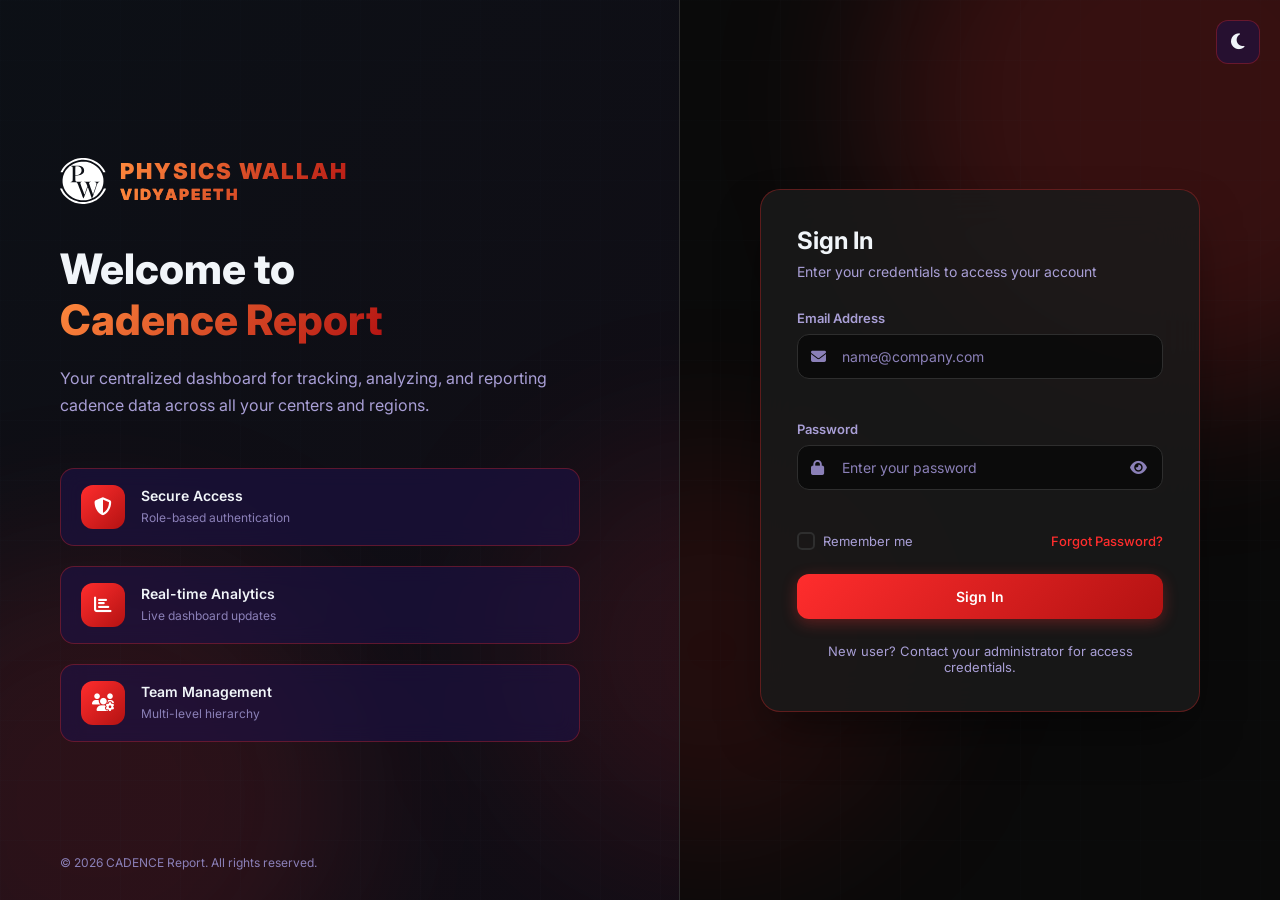
<file: counselling-form.html>
<!DOCTYPE html>
<html lang="en">
<head>
    <meta charset="UTF-8">
    <meta name="viewport" content="width=device-width, initial-scale=1.0">
    <title>Physics Wallah Vidyapeeth - Counselling Form</title>

    <!-- Fonts & Icons -->
    <link href="https://fonts.googleapis.com/css2?family=Inter:wght@300;400;500;600;700;800&display=swap" rel="stylesheet">
    <link rel="stylesheet" href="https://cdnjs.cloudflare.com/ajax/libs/font-awesome/6.5.1/css/all.min.css">

    <link rel="stylesheet" href="style.css">
    <style>
        /* ===== COUNSELLING FORM PAGE STYLES ===== */

        /* Top navigation tabs */
        .form-nav {
            display: flex;
            align-items: center;
            gap: 6px;
            margin-left: 24px;
        }

        .form-nav a {
            display: inline-flex;
            align-items: center;
            gap: 7px;
            padding: 8px 16px;
            border-radius: var(--radius-sm);
            font-size: 0.82rem;
            font-weight: 600;
            color: var(--text-muted);
            text-decoration: none;
            transition: var(--transition);
        }

        .form-nav a:hover {
            background: var(--bg-secondary);
            color: var(--text-primary);
        }

        .form-nav a.active {
            background: linear-gradient(135deg, var(--accent-blue), var(--accent-purple));
            color: #fff;
            box-shadow: 0 4px 14px rgba(59, 130, 246, 0.3);
        }

        .form-page {
            min-height: 100vh;
            background: var(--bg-primary);
        }

        .form-main {
            max-width: 960px;
            margin: 0 auto;
            padding: 30px 28px 60px;
        }

        .form-container {
            background: var(--bg-card);
            border-radius: var(--radius-lg);
            border: 1px solid var(--border-color);
            padding: 32px 36px;
        }

        .form-container h1 {
            font-size: 1.5rem;
            font-weight: 700;
            color: var(--text-primary);
            margin-bottom: 6px;
        }

        .form-container .subtitle {
            color: var(--text-muted);
            font-size: 0.9rem;
            margin-bottom: 28px;
        }

        .form-type-selector {
            display: flex;
            gap: 16px;
            margin-bottom: 30px;
            padding-bottom: 24px;
            border-bottom: 1px solid var(--border-color);
        }

        .form-type-option {
            flex: 1;
            padding: 20px;
            border: 2px solid var(--border-color);
            border-radius: var(--radius-md);
            cursor: pointer;
            text-align: center;
            transition: var(--transition);
            background: var(--bg-primary);
        }

        .form-type-option:hover {
            border-color: var(--accent-blue);
            background: rgba(59,130,246,0.05);
        }

        .form-type-option.selected {
            border-color: var(--accent-blue);
            background: rgba(59,130,246,0.1);
        }

        .form-type-option i {
            font-size: 1.8rem;
            color: var(--accent-blue);
            margin-bottom: 10px;
        }

        .form-type-option h3 {
            font-size: 1rem;
            font-weight: 600;
            color: var(--text-primary);
        }

        .form-type-option p {
            font-size: 0.8rem;
            color: var(--text-muted);
            margin-top: 4px;
        }

        .form-section {
            display: none;
        }

        .form-section.active {
            display: block;
        }

        .form-grid {
            display: grid;
            grid-template-columns: repeat(2, 1fr);
            gap: 18px;
        }

        .form-grid .full-width {
            grid-column: 1 / -1;
        }

        .form-group {
            display: flex;
            flex-direction: column;
            gap: 6px;
        }

        .form-group label {
            font-size: 0.82rem;
            font-weight: 600;
            color: var(--text-secondary);
            display: flex;
            align-items: center;
            gap: 6px;
        }

        .form-group label .required {
            color: var(--accent-red);
        }

        .form-group label i {
            color: var(--accent-blue);
            font-size: 0.8rem;
        }

        .form-group input,
        .form-group select,
        .form-group textarea {
            background: var(--bg-input);
            color: var(--text-primary);
            border: 1px solid var(--border-color);
            border-radius: var(--radius-sm);
            padding: 10px 12px;
            font-size: 0.85rem;
            font-family: inherit;
            transition: var(--transition);
        }

        .form-group input:focus,
        .form-group select:focus,
        .form-group textarea:focus {
            outline: none;
            border-color: var(--accent-blue);
            box-shadow: 0 0 0 3px rgba(59,130,246,0.12);
        }

        .form-group textarea {
            min-height: 90px;
            resize: vertical;
        }

        .form-group input[type="date"] {
            min-height: 42px;
        }

        .form-group .prefilled-label {
            padding: 10px 12px;
            background: rgba(59,130,246,0.08);
            border: 1px solid rgba(59,130,246,0.2);
            border-radius: var(--radius-sm);
            font-size: 0.85rem;
            color: var(--accent-blue);
            display: flex;
            align-items: center;
            gap: 8px;
        }

        .form-group .prefilled-label i {
            font-size: 0.75rem;
        }

        .form-actions {
            margin-top: 30px;
            padding-top: 24px;
            border-top: 1px solid var(--border-color);
            display: flex;
            justify-content: flex-end;
            gap: 14px;
        }

        .btn-submit {
            padding: 12px 32px;
            border: none;
            border-radius: var(--radius-sm);
            font-size: 0.9rem;
            font-weight: 600;
            cursor: pointer;
            transition: var(--transition);
            background: linear-gradient(135deg, var(--accent-blue), var(--accent-purple));
            color: white;
            display: flex;
            align-items: center;
            gap: 8px;
        }

        .btn-submit:hover {
            transform: translateY(-1px);
            box-shadow: 0 4px 14px rgba(59,130,246,0.35);
        }

        .btn-submit:disabled {
            opacity: 0.5;
            cursor: not-allowed;
            transform: none;
            box-shadow: none;
        }

        .btn-cancel {
            padding: 12px 24px;
            border: 1px solid var(--border-color);
            border-radius: var(--radius-sm);
            font-size: 0.9rem;
            font-weight: 500;
            cursor: pointer;
            transition: var(--transition);
            background: transparent;
            color: var(--text-muted);
        }

        .btn-cancel:hover {
            background: var(--bg-primary);
            color: var(--text-primary);
        }

        .submit-success {
            display: none;
            text-align: center;
            padding: 40px 20px;
        }

        .submit-success.show {
            display: block;
        }

        .submit-success i {
            font-size: 3.5rem;
            color: #22c55e;
            margin-bottom: 16px;
        }

        .submit-success h2 {
            font-size: 1.4rem;
            color: var(--text-primary);
            margin-bottom: 8px;
        }

        .submit-success p {
            color: var(--text-muted);
            margin-bottom: 24px;
        }

        .form-error {
            color: var(--accent-red);
            font-size: 0.8rem;
            margin-top: 4px;
            display: none;
        }

        .form-error.show {
            display: block;
        }

        .btn-loader {
            display: none;
        }

        .btn-submit.loading .btn-text { display: none; }
        .btn-submit.loading .btn-loader { display: inline; }

        /* Required note */
        .required-note {
            font-size: 0.75rem;
            color: var(--text-muted);
            margin-top: 18px;
            padding-top: 14px;
            border-top: 1px solid var(--border-color);
        }

        .required-note span { color: var(--accent-red); }

        @media (max-width: 768px) {
            .form-nav { display: none; }
            .form-main { padding: 20px 16px; }
            .form-container { padding: 20px; }
            .form-grid { grid-template-columns: 1fr; }
            .form-type-selector { flex-direction: column; }
        }

        /* Toast styles */
        .toast-container {
            position: fixed;
            top: 24px;
            right: 24px;
            z-index: 9999;
            display: flex;
            flex-direction: column;
            gap: 10px;
        }

        .toast {
            padding: 14px 20px;
            border-radius: var(--radius-sm);
            color: white;
            font-size: 0.85rem;
            font-weight: 500;
            display: flex;
            align-items: center;
            gap: 10px;
            animation: slideInRight 0.3s ease;
            box-shadow: 0 4px 12px rgba(0,0,0,0.2);
        }

        .toast.success { background: #22c55e; }
        .toast.error { background: #ef4444; }
        .toast.info { background: #3b82f6; }

        @keyframes slideInRight {
            from { transform: translateX(100%); opacity: 0; }
            to { transform: translateX(0); opacity: 1; }
        }
    </style>
</head>
<body>
<div class="form-page">
    <!-- ========== TOPBAR (same style as dashboard) ========== -->
    <header class="topbar" id="topbar">
        <div class="topbar-left" style="display:flex;align-items:center;">
            <div class="logo">
                <i class="fas fa-chart-line"></i>
                <span>CADENCE</span>
            </div>
            <nav class="form-nav">
                <a href="index.html"><i class="fas fa-home"></i> Dashboard</a>
                <a href="counselling-form.html" class="active"><i class="fas fa-clipboard-list"></i> Counselling Form</a>
                <a href="settings.html"><i class="fas fa-cog"></i> Settings</a>
            </nav>
        </div>
        <div class="topbar-right">
            <div class="topbar-actions">
                <a href="index.html" class="action-btn" title="Back to Dashboard">
                    <i class="fas fa-arrow-left"></i>
                </a>
                <div class="profile-btn" id="profileBtn" title="Signed in as" style="position:relative;cursor:pointer;">
                    <div class="profile-avatar" id="profileAvatar">
                        <i class="fas fa-user"></i>
                    </div>
                    <div class="profile-info" id="profileInfo">
                        <span class="profile-name" id="profileUserName">User</span>
                        <span class="profile-role" id="profileUserRole">Role</span>
                    </div>
                </div>
            </div>
        </div>
    </header>

    <!-- ========== MAIN CONTENT ========== -->
    <main class="form-main" id="mainContent">
        <div class="form-container" id="formContainer">
            <h1><i class="fas fa-clipboard-list" style="color:var(--accent-blue);margin-right:10px;"></i>Counselling Cadence</h1>
            <p class="subtitle">This form is intended for recording the day-to-day details of 1-on-1 sessions, and audits. <strong>All fields marked <span style="color:var(--accent-red);">*</span> are mandatory.</strong></p>

            <!-- ===== TYPE SELECTOR ===== -->
            <div class="form-type-selector">
                <div class="form-type-option" data-type="1-1 & Training" onclick="selectFormType('1-1 & Training')">
                    <i class="fas fa-handshake"></i>
                    <h3>1-1 &amp; Training</h3>
                    <p>Record one-on-one sessions and team meetings</p>
                </div>
                <div class="form-type-option" data-type="Audits" onclick="selectFormType('Audits')">
                    <i class="fas fa-search"></i>
                    <h3>Audits</h3>
                    <p>Record audit details and scores</p>
                </div>
            </div>

            <!-- ===== 1-1 & TRAINING SECTION ===== -->
            <div class="form-section" id="section11">
                <form id="form11" onsubmit="return false;">
                    <div class="form-grid">
                        <div class="form-group">
                            <label><i class="fas fa-globe"></i> Region <span class="required">*</span></label>
                            <select id="meetingRegion" required>
                                <option value="">Select Region</option>
                            </select>
                        </div>
                        <div class="form-group">
                            <label><i class="fas fa-store"></i> Center <span class="required">*</span></label>
                            <select id="meetingCenter" required>
                                <option value="">Select Center</option>
                            </select>
                        </div>
                        <div class="form-group">
                            <label><i class="fas fa-calendar"></i> Meeting Date <span class="required">*</span></label>
                            <input type="date" id="meetingDate" required>
                        </div>
                        <div class="form-group">
                            <label><i class="fas fa-users"></i> Meeting Type <span class="required">*</span></label>
                            <select id="meetingType" required>
                                <option value="">Select Type</option>
                                <option value="One on One">One on One</option>
                                <option value="Team Meet">Team Meet</option>
                            </select>
                        </div>
                        <div class="form-group full-width">
                            <label><i class="fas fa-envelope"></i> Meeting Attendees (Email IDs comma separated) <span class="required">*</span></label>
                            <input type="text" id="meetingAttendees" required placeholder="email1@pw.live, email2@pw.live">
                        </div>
                        <div class="form-group full-width">
                            <label><i class="fas fa-file-alt"></i> Discussion Summary / MOM <span class="required">*</span></label>
                            <textarea id="meetingSummary" placeholder="Enter meeting summary..." required></textarea>
                        </div>
                        <div class="form-group full-width">
                            <label><i class="fas fa-link"></i> Recording Link <span class="required">*</span></label>
                            <input type="url" id="meetingRecording" required placeholder="https://drive.google.com/...">
                        </div>
                    </div>
                </form>
            </div>

            <!-- ===== AUDITS SECTION ===== -->
            <div class="form-section" id="sectionAudit">
                <form id="formAudit" onsubmit="return false;">
                    <div class="form-grid">
                        <div class="form-group">
                            <label><i class="fas fa-globe"></i> Region <span class="required">*</span></label>
                            <select id="auditRegion" required>
                                <option value="">Select Region</option>
                            </select>
                        </div>
                        <div class="form-group">
                            <label><i class="fas fa-store"></i> Center <span class="required">*</span></label>
                            <select id="auditCenter" required>
                                <option value="">Select Center</option>
                            </select>
                        </div>
                        <div class="form-group">
                            <label><i class="fas fa-calendar"></i> Audit Date <span class="required">*</span></label>
                            <input type="date" id="auditDate" required>
                        </div>
                        <div class="form-group">
                            <label><i class="fas fa-link"></i> Lead Link <span class="required">*</span></label>
                            <input type="url" id="auditLeadLink" required placeholder="https://...">
                        </div>
                        <div class="form-group full-width">
                            <label><i class="fas fa-envelope"></i> Counsellor Email ID <span class="required">*</span></label>
                            <input type="email" id="auditCounsellor" required placeholder="counsellor@pw.live">
                        </div>
                        <div class="form-group full-width">
                            <label><i class="fas fa-comment"></i> Audit Remarks (With Time Stamp) <span class="required">*</span></label>
                            <textarea id="auditRemarks" placeholder="Enter audit remarks with timestamp..." required></textarea>
                        </div>
                        <div class="form-group">
                            <label><i class="fas fa-star"></i> Audit Score <span class="required">*</span></label>
                            <select id="auditScore" required>
                                <option value="">Select Score</option>
                                <option value="Good">Good</option>
                                <option value="Average">Average</option>
                                <option value="Below Average">Below Average</option>
                            </select>
                        </div>
                    </div>
                </form>
            </div>

            <!-- ===== REQUIRED FIELDS NOTE ===== -->
            <div class="required-note">
                <i class="fas fa-info-circle" style="color:var(--accent-blue);margin-right:4px;"></i>
                All fields marked <span>*</span> are mandatory. Form cannot be submitted until every section is filled.
            </div>

            <!-- ===== FORM ACTIONS ===== -->
            <div class="form-actions" id="formActions">
                <button class="btn-cancel" onclick="resetForm()">
                    <i class="fas fa-undo"></i> Reset
                </button>
                <button class="btn-submit" id="submitBtn" onclick="submitForm()" disabled>
                    <span class="btn-text"><i class="fas fa-paper-plane"></i> Submit</span>
                    <span class="btn-loader"><i class="fas fa-spinner fa-spin"></i> Submitting...</span>
                </button>
            </div>

            <!-- ===== SUCCESS ===== -->
            <div class="submit-success" id="submitSuccess">
                <i class="fas fa-check-circle"></i>
                <h2>Response Submitted!</h2>
                <p>Thank you! Your counselling cadence response has been recorded.</p>
                <button class="btn-submit" onclick="resetForm()" style="margin:0 auto;">
                    <i class="fas fa-plus"></i> Submit Another Response
                </button>
            </div>

            <div class="form-error" id="formError"></div>
        </div>
    </main>
</div>

<!-- Toast container -->
<div class="toast-container" id="toastContainer"></div>

<!-- Scripts -->
<script src="users.js"></script>
<script src="counselling-form.js"></script>
<script>
    // ===== TOPBAR USER INFO =====
    (function () {
        const session = JSON.parse(localStorage.getItem('cadence-session') || '{}');
        if (!session.email) {
            window.location.href = 'login.html';
            return;
        }
        const name = session.name || session.email.split('@')[0]
            .replace(/[._]/g, ' ')
            .split(' ')
            .map(w => w.charAt(0).toUpperCase() + w.slice(1))
            .join(' ');
        const roleLabels = { admin: 'Admin', rbh: 'RBH', rcl: 'RCL', bh: 'BH', cl: 'CL' };
        const nameEl = document.getElementById('profileUserName');
        const roleEl = document.getElementById('profileUserRole');
        const avatarEl = document.getElementById('profileAvatar');
        if (nameEl) nameEl.textContent = name;
        if (roleEl) roleEl.textContent = roleLabels[session.role] || session.role || '';
        if (avatarEl) avatarEl.innerHTML = '<span style="font-weight:700;font-size:0.9rem;">' + (session.email || 'U')[0].toUpperCase() + '</span>';
    })();
</script>
</body>
</html>
</file>
<file: style.css>
/* ============================================
   CADENCE REPORT - STYLE SHEET
   Modern Dark Dashboard Theme
   ============================================ */

/* ---------- CSS VARIABLES ---------- */
:root {
    /* Physics Wallah Vidyapeeth theme — red & black */
    --bg-primary: #0a0a0a;
    --bg-secondary: #161616;
    --bg-card: #1a1a1a;
    --bg-card-hover: #222222;
    --bg-input: #0a0a0a;

    --text-primary: #f5f5f5;
    --text-secondary: #b3b3b3;
    --text-muted: #8a8a8a;

    --accent-blue: #FF2D2D;
    --accent-blue-hover: #E02121;
    --accent-green: #22c55e;
    --accent-green-hover: #16a34a;
    --accent-orange: #FF8A3D;
    --accent-orange-hover: #FF2D2D;
    --accent-red: #FF2D2D;
    --accent-red-hover: #E02121;
    --accent-purple: #B31212;
    --accent-purple-hover: #8f0e0e;
    --accent-teal: #14b8a6;
    --accent-teal-hover: #0d9488;

    --border-color: #2e2e2e;
    --border-light: #1c1c1c;

    --topbar-height: 64px;

    --shadow-sm: 0 1px 3px rgba(0,0,0,0.3);
    --shadow-md: 0 4px 12px rgba(0,0,0,0.4);
    --shadow-lg: 0 10px 30px rgba(0,0,0,0.5);

    --radius-sm: 6px;
    --radius-md: 10px;
    --radius-lg: 16px;
    --radius-full: 50%;

    --transition: all 0.3s cubic-bezier(0.4, 0, 0.2, 1);
}

/* ---------- THEME OVERRIDES (from Settings > Appearance) ---------- */
[data-theme="light"] {
    --bg-primary: #f5f5f5;
    --bg-secondary: #ffffff;
    --bg-card: #ffffff;
    --bg-card-hover: #f1f1f1;
    --bg-input: #ffffff;
    --text-primary: #111111;
    --text-secondary: #444444;
    --text-muted: #777777;
    --border-color: #d9d9d9;
    --border-light: #e5e5e5;
}

[data-theme="blue"] {
    --bg-primary: #0a1628;
    --bg-secondary: #0f1f3d;
    --bg-card: #13294b;
    --bg-card-hover: #1b3460;
    --bg-input: #0a1628;
    --accent-blue: #60a5fa;
    --accent-blue-hover: #3b82f6;
    --accent-orange: #38bdf8;
    --accent-orange-hover: #60a5fa;
    --accent-red: #60a5fa;
    --accent-red-hover: #3b82f6;
    --accent-purple: #3b82f6;
    --accent-purple-hover: #2563eb;
    --border-color: #24406e;
    --border-light: #1a2f52;
}

[data-theme="green"] {
    --bg-primary: #0a1a14;
    --bg-secondary: #0f241c;
    --bg-card: #143124;
    --bg-card-hover: #1c3f2e;
    --bg-input: #0a1a14;
    --accent-blue: #22c55e;
    --accent-blue-hover: #16a34a;
    --accent-orange: #4ade80;
    --accent-orange-hover: #22c55e;
    --accent-red: #22c55e;
    --accent-red-hover: #16a34a;
    --accent-purple: #16a34a;
    --accent-purple-hover: #15803d;
    --border-color: #1d4a35;
    --border-light: #143324;
}

[data-theme="purple"] {
    --bg-primary: #120a1e;
    --bg-secondary: #1b1030;
    --bg-card: #241544;
    --bg-card-hover: #2e1b55;
    --bg-input: #120a1e;
    --accent-blue: #a855f7;
    --accent-blue-hover: #9333ea;
    --accent-orange: #c084fc;
    --accent-orange-hover: #a855f7;
    --accent-red: #a855f7;
    --accent-red-hover: #9333ea;
    --accent-purple: #a855f7;
    --accent-purple-hover: #9333ea;
    --border-color: #3a2560;
    --border-light: #2a1a47;
}

/* ---------- RESET & BASE ---------- */
*, *::before, *::after {
    margin: 0;
    padding: 0;
    box-sizing: border-box;
}

html {
    scroll-behavior: smooth;
}

body {
    font-family: 'Inter', -apple-system, BlinkMacSystemFont, sans-serif;
    background-color: var(--bg-primary);
    background-image:
        radial-gradient(ellipse 80% 50% at 85% -10%, rgba(255, 45, 45, 0.14), transparent 60%),
        radial-gradient(ellipse 60% 40% at 0% 110%, rgba(255, 45, 45, 0.1), transparent 60%);
    background-attachment: fixed;
    color: var(--text-primary);
    overflow-x: hidden;
    min-height: 100vh;
}

a { text-decoration: none; color: inherit; }
ul { list-style: none; }
button { cursor: pointer; border: none; outline: none; font-family: inherit; }
input, select { font-family: inherit; outline: none; }

/* ---------- SCROLLBAR ---------- */
::-webkit-scrollbar { width: 6px; }
::-webkit-scrollbar-track { background: var(--bg-primary); }
::-webkit-scrollbar-thumb { background: var(--border-color); border-radius: 3px; }
::-webkit-scrollbar-thumb:hover { background: var(--text-muted); }

/* ============================================
   TOPBAR
   ============================================ */
.topbar {
    position: sticky;
    top: 0;
    height: var(--topbar-height);
    background: rgba(15, 23, 42, 0.88);
    backdrop-filter: blur(20px);
    -webkit-backdrop-filter: blur(20px);
    border-bottom: 1px solid var(--border-color);
    display: flex;
    align-items: center;
    justify-content: space-between;
    padding: 0 24px;
    z-index: 1000;
}

.topbar-left {
    display: flex;
    align-items: center;
    gap: 12px;
}

.topbar-left .logo {
    display: flex;
    align-items: center;
    gap: 10px;
}

.pw-logo, .pw-logo-img {
    display: block;
    filter: brightness(0) invert(1);
    opacity: 0.95;
}

.pw-brand-text {
    display: flex;
    flex-direction: column;
    line-height: 1.15;
    font-size: 15.5px;
    font-weight: 800;
    letter-spacing: 0.2px;
    color: var(--text-primary);
}

.pw-brand-text em {
    font-style: normal;
    font-size: 10.5px;
    font-weight: 600;
    letter-spacing: 1.2px;
    color: var(--accent-orange);
    text-transform: uppercase;
}

.topbar-right {
    display: flex;
    align-items: center;
    gap: 10px;
}

.topbar-actions {
    display: flex;
    align-items: center;
    gap: 8px;
}

.action-btn {
    position: relative;
    width: 36px;
    height: 36px;
    border-radius: var(--radius-md);
    background: var(--bg-secondary);
    color: var(--text-secondary);
    display: flex;
    align-items: center;
    justify-content: center;
    font-size: 15px;
    transition: var(--transition);
}

.action-btn:hover {
    background: var(--bg-card-hover);
    color: var(--text-primary);
}

/* ---- Profile Button ---- */
.profile-btn {
    display: flex;
    align-items: center;
    gap: 10px;
    padding: 4px 10px 4px 4px;
    border-radius: 30px;
    background: var(--bg-secondary);
    cursor: pointer;
    transition: var(--transition);
    margin-left: 4px;
}

.profile-btn:hover {
    background: var(--bg-card-hover);
}

.profile-avatar {
    width: 34px;
    height: 34px;
    border-radius: 50%;
    background: linear-gradient(135deg, var(--accent-blue), var(--accent-purple));
    display: flex;
    align-items: center;
    justify-content: center;
    color: white;
    font-size: 14px;
    flex-shrink: 0;
}

.profile-info {
    display: flex;
    flex-direction: column;
    line-height: 1.2;
}

.profile-name {
    font-size: 0.82rem;
    font-weight: 600;
    color: var(--text-primary);
    white-space: nowrap;
}

.profile-role {
    font-size: 0.68rem;
    color: var(--text-muted);
    white-space: nowrap;
}

/* Profile Dropdown */
.profile-dropdown {
    animation: fadeInDown 0.15s ease;
}

@keyframes fadeInDown {
    from { opacity: 0; transform: translateY(-6px); }
    to { opacity: 1; transform: translateY(0); }
}

.dropdown-item:hover {
    background: var(--bg-primary);
}

/* ============================================
   MAIN CONTENT
   ============================================ */
.main-content {
    min-height: 100vh;
}

/* ---------- FILTER SECTION ---------- */
.filter-section {
    padding: 20px 24px 16px;
    border-bottom: 1px solid var(--border-color);
    background: var(--bg-secondary);
}

.filter-header {
    display: flex;
    align-items: center;
    justify-content: space-between;
    margin-bottom: 14px;
}

.filter-header h3 {
    font-size: 14px;
    font-weight: 600;
    display: flex;
    align-items: center;
    gap: 8px;
    color: var(--text-primary);
}

.filter-header h3 i {
    color: var(--accent-blue);
    font-size: 14px;
}

.filter-reset-btn {
    background: transparent;
    border: 1px solid var(--border-color);
    color: var(--text-muted);
    font-size: 12px;
    font-weight: 500;
    padding: 6px 14px;
    border-radius: var(--radius-sm);
    transition: var(--transition);
    cursor: pointer;
}

.filter-reset-btn:hover {
    background: var(--bg-card);
    color: var(--text-primary);
    border-color: var(--accent-blue);
}

.filter-grid {
    display: grid;
    grid-template-columns: repeat(5, 1fr);
    gap: 14px;
    align-items: end;
}

.filter-group {
    display: flex;
    flex-direction: column;
    gap: 6px;
}

.filter-group label {
    font-size: 11px;
    font-weight: 600;
    color: var(--text-secondary);
    text-transform: uppercase;
    letter-spacing: 0.5px;
    display: flex;
    align-items: center;
    gap: 6px;
}

.filter-group label i {
    color: var(--accent-blue);
    font-size: 11px;
}

.filter-select {
    background: var(--bg-input);
    color: var(--text-primary);
    border: 1px solid var(--border-color);
    border-radius: var(--radius-sm);
    padding: 10px 12px;
    font-size: 13px;
    cursor: pointer;
    transition: var(--transition);
    width: 100%;
    appearance: auto;
}

.filter-select:focus {
    border-color: var(--accent-blue);
    box-shadow: 0 0 0 3px rgba(59,130,246,0.15);
}

.filter-select:disabled {
    opacity: 0.4;
    cursor: not-allowed;
    background: var(--bg-primary);
}

/* ---------- WELCOME SECTION ---------- */
.welcome-section {
    padding: 28px 24px;
    display: flex;
    align-items: center;
    justify-content: space-between;
    background: linear-gradient(135deg, rgba(59,130,246,0.06), rgba(168,85,247,0.06));
    border-bottom: 1px solid var(--border-color);
}

.welcome-text h1 {
    font-size: 24px;
    font-weight: 700;
    margin-bottom: 6px;
}

.highlight {
    background: linear-gradient(135deg, var(--accent-blue), var(--accent-purple));
    -webkit-background-clip: text;
    -webkit-text-fill-color: transparent;
    background-clip: text;
}

.welcome-text p {
    color: var(--text-secondary);
    font-size: 14px;
    max-width: 550px;
    line-height: 1.6;
}

/* ---------- BUTTONS ---------- */
.btn {
    display: inline-flex;
    align-items: center;
    gap: 8px;
    padding: 12px 24px;
    border-radius: var(--radius-md);
    font-size: 14px;
    font-weight: 600;
    transition: var(--transition);
    border: none;
    cursor: pointer;
}

.btn-primary {
    background: linear-gradient(135deg, var(--accent-blue), var(--accent-purple));
    color: white;
}

.btn-primary:hover {
    transform: translateY(-2px);
    box-shadow: 0 8px 20px rgba(59,130,246,0.35);
}

.btn-primary:disabled {
    opacity: 0.5;
    cursor: not-allowed;
    transform: none;
    box-shadow: none;
}

.btn-secondary {
    background: var(--bg-secondary);
    color: var(--text-primary);
    border: 1px solid var(--border-color);
}

.btn-secondary:hover {
    background: var(--bg-card-hover);
    border-color: var(--text-muted);
}

/* ============================================
   KPI CARDS
   ============================================ */
.kpi-section {
    display: grid;
    grid-template-columns: repeat(4, 1fr);
    gap: 18px;
    padding: 24px;
}

.kpi-card {
    background: var(--bg-card);
    border: 1px solid var(--border-color);
    border-radius: var(--radius-lg);
    padding: 22px;
    display: flex;
    align-items: center;
    gap: 16px;
    transition: var(--transition);
    position: relative;
    overflow: hidden;
}

.kpi-card::before {
    content: '';
    position: absolute;
    top: 0;
    left: 0;
    right: 0;
    height: 3px;
    background: linear-gradient(90deg, transparent, var(--accent-blue), transparent);
    opacity: 0;
    transition: var(--transition);
}

.kpi-card:hover {
    transform: translateY(-4px);
    box-shadow: var(--shadow-lg);
    border-color: transparent;
}
.kpi-card:hover::before { opacity: 1; }

.kpi-icon {
    width: 54px;
    height: 54px;
    border-radius: var(--radius-md);
    display: flex;
    align-items: center;
    justify-content: center;
    font-size: 22px;
    flex-shrink: 0;
}

.kpi-icon.blue { background: rgba(59,130,246,0.15); color: var(--accent-blue); }
.kpi-icon.green { background: rgba(34,197,94,0.15); color: var(--accent-green); }
.kpi-icon.orange { background: rgba(245,158,11,0.15); color: var(--accent-orange); }
.kpi-icon.red { background: rgba(239,68,68,0.15); color: var(--accent-red); }

.kpi-info h3 { font-size: 26px; font-weight: 800; line-height: 1; margin-bottom: 4px; }
.kpi-info p { font-size: 13px; color: var(--text-secondary); }

.kpi-trend {
    margin-left: auto;
    display: flex;
    align-items: center;
    gap: 4px;
    font-size: 12px;
    font-weight: 600;
    padding: 4px 10px;
    border-radius: 20px;
}

.kpi-trend.up { color: var(--accent-green); background: rgba(34,197,94,0.1); }
.kpi-trend.down { color: var(--accent-red); background: rgba(239,68,68,0.1); }

/* ============================================
   DASHBOARD GRID
   ============================================ */
.dashboard-grid {
    display: grid;
    grid-template-columns: 1.5fr 1fr;
    gap: 18px;
    padding: 0 24px 24px;
}

.card {
    background: var(--bg-card);
    border: 1px solid var(--border-color);
    border-radius: var(--radius-lg);
    overflow: hidden;
    transition: var(--transition);
    display: flex;
    flex-direction: column;
    min-height: 0;
}

.card:hover {
    border-color: rgba(59,130,246,0.3);
}

.card-header {
    display: flex;
    align-items: center;
    justify-content: space-between;
    padding: 18px 22px;
    border-bottom: 1px solid var(--border-color);
}

.card-header h2 {
    font-size: 15px;
    font-weight: 600;
    display: flex;
    align-items: center;
    gap: 10px;
}

.card-header h2 i { color: var(--accent-blue); font-size: 16px; }

.card-body { padding: 20px 22px; flex: 1; display: flex; flex-direction: column; min-height: 0; }

/* Team Performance spans the full dashboard width */
.performance-card { grid-column: 1 / -1; }

/* Equal-height cards: chart fills the body, activity list flows */
.chart-card .card-body { min-height: 300px; }
#cadenceChart { width: 100% !important; height: 100% !important; min-height: 280px; flex: 1; }
.activity-list { overflow-y: auto; flex: 1; }

.period-select {
    background: var(--bg-input);
    color: var(--text-primary);
    border: 1px solid var(--border-color);
    border-radius: 6px;
    padding: 4px 8px;
    font-size: 0.78rem;
    cursor: pointer;
}

/* ---------- ACTIVITY CARD ---------- */
.activity-list {
    display: flex;
    flex-direction: column;
}

.activity-item {
    display: flex;
    align-items: center;
    gap: 12px;
    padding: 10px 0;
    border-bottom: 1px solid var(--border-color);
}

.activity-item:last-child { border-bottom: none; }

.activity-avatar {
    width: 36px;
    height: 36px;
    border-radius: 50%;
    display: flex;
    align-items: center;
    justify-content: center;
    font-weight: 700;
    font-size: 0.85rem;
    flex-shrink: 0;
}

.activity-info p {
    margin: 0;
    font-size: 0.82rem;
    color: var(--text-primary);
    line-height: 1.4;
}

.activity-info strong { color: var(--text-primary); font-weight: 600; }

.activity-info em {
    color: var(--accent-blue);
    font-style: normal;
    font-size: 0.78rem;
}

/* ---------- TEAM LIST ---------- */
.team-list { display: flex; flex-direction: column; gap: 14px; }

.team-member {
    display: flex;
    align-items: center;
    justify-content: space-between;
    gap: 12px;
}

.member-info {
    display: flex;
    align-items: center;
    gap: 12px;
    flex: 1;
}

.member-avatar {
    width: 38px;
    height: 38px;
    border-radius: var(--radius-full);
    background: linear-gradient(135deg, var(--accent-blue), var(--accent-purple));
    display: flex;
    align-items: center;
    justify-content: center;
    color: white;
    font-size: 13px;
    font-weight: 700;
}

.member-info h4 { font-size: 14px; font-weight: 600; color: var(--text-primary); }
.member-info span { font-size: 12px; color: var(--text-muted); }

.member-stats {
    display: flex;
    align-items: center;
    gap: 10px;
}

.progress-bar {
    width: 100px;
    height: 6px;
    background: var(--bg-input);
    border-radius: 3px;
    overflow: hidden;
}

.progress {
    height: 100%;
    background: linear-gradient(90deg, var(--accent-blue), var(--accent-purple));
    border-radius: 3px;
    transition: width 1s cubic-bezier(0.4, 0, 0.2, 1);
}

.progress-label { font-size: 13px; font-weight: 600; color: var(--text-primary); }

/* ============================================
   EMBEDDED FORM STYLES
   ============================================ */
.form-type-option.selected {
    border-color: var(--accent-blue) !important;
    background: rgba(59,130,246,0.1) !important;
}

.form-type-option:hover {
    border-color: var(--accent-blue) !important;
    background: rgba(59,130,246,0.05) !important;
}

.form-section { display: none; }
.form-section.active { display: block; }

.form-grid {
    display: grid;
    grid-template-columns: repeat(2, 1fr);
    gap: 16px;
}

.form-grid .full-width { grid-column: 1 / -1; }

.form-group { display: flex; flex-direction: column; gap: 6px; }

.form-group label {
    font-size: 0.8rem;
    font-weight: 600;
    color: var(--text-secondary);
    display: flex;
    align-items: center;
    gap: 6px;
}

.form-group label i { color: var(--accent-blue); font-size: 0.78rem; }

.form-group input,
.form-group select,
.form-group textarea {
    background: var(--bg-input);
    color: var(--text-primary);
    border: 1px solid var(--border-color);
    border-radius: var(--radius-sm);
    padding: 10px 12px;
    font-size: 0.85rem;
    transition: var(--transition);
}

.form-group input:focus,
.form-group select:focus,
.form-group textarea:focus {
    border-color: var(--accent-blue);
    box-shadow: 0 0 0 3px rgba(59,130,246,0.12);
}

.form-group textarea { min-height: 80px; resize: vertical; }

.btn-submit.loading .btn-text { display: none; }
.btn-submit.loading .btn-loader { display: inline; }

.submit-success.show { display: block !important; }

/* ============================================
   COUNSELLING SUMMARY TABLE
   ============================================ */
#counsellingSummary .section-header {
    display: flex;
    justify-content: space-between;
    align-items: center;
    flex-wrap: wrap;
    gap: 12px;
    margin-bottom: 20px;
}

.summary-table {
    width: 100%;
    min-width: 1420px;
    border-collapse: separate;
    border-spacing: 0;
    font-size: 0.82rem;
}

.summary-table thead th {
    padding: 10px 10px;
    text-align: center;
    font-weight: 600;
    font-size: 0.75rem;
    color: var(--text-muted);
    background: var(--bg-primary);
    border-bottom: 2px solid var(--border-color);
    white-space: normal;
    overflow-wrap: break-word;
    word-break: break-word;
    line-height: 1.3;
    position: sticky;
    top: 0;
    z-index: 1;
    text-transform: uppercase;
    letter-spacing: 0.3px;
}

/* Frozen columns: Email (1st) + Role (2nd) stay visible while the rest scrolls horizontally */
.summary-table thead tr:nth-child(1) th:first-child {
    text-align: left;
    padding-left: 14px;
    border-radius: 8px 0 0 0;
    position: sticky;
    left: 0;
    z-index: 3;
    background: var(--bg-secondary);
}

.summary-table thead tr:nth-child(1) th:nth-child(2) {
    position: sticky;
    left: 210px;
    z-index: 3;
    background: var(--bg-secondary);
    border-right: 2px solid var(--border-color);
}

.summary-table tbody tr {
    transition: var(--transition);
}

.summary-table tbody tr:hover {
    background: rgba(59,130,246,0.04);
}

.summary-table tbody td {
    padding: 10px 10px;
    text-align: center;
    font-size: 0.8rem;
    color: var(--text-primary);
    border-bottom: 1px solid rgba(51,65,85,0.4);
    vertical-align: middle;
    white-space: nowrap;
}

.summary-table tbody td:first-child {
    text-align: left;
    padding-left: 14px;
    font-weight: 500;
    color: var(--accent-blue);
    font-size: 0.78rem;
    position: sticky;
    left: 0;
    z-index: 0;
    background: var(--bg-card);
    white-space: normal;
    overflow-wrap: anywhere;
    word-break: break-word;
    min-width: 210px;
    max-width: 210px;
}

.summary-table tbody td:nth-child(2) {
    position: sticky;
    left: 210px;
    z-index: 0;
    background: var(--bg-card);
    min-width: 100px;
    max-width: 100px;
    border-right: 2px solid var(--border-color);
}

.summary-table tbody tr:last-child td {
    border-bottom: none;
}

/* Status badges */
.status-badge {
    display: inline-block;
    padding: 3px 12px;
    border-radius: 20px;
    font-size: 0.72rem;
    font-weight: 600;
    letter-spacing: 0.2px;
}

.status-badge.on-track {
    background: rgba(34,197,94,0.12);
    color: #22c55e;
}

.status-badge.attention {
    background: rgba(245,158,11,0.12);
    color: #f59e0b;
}

.status-badge.behind {
    background: rgba(239,68,68,0.12);
    color: #ef4444;
}

.summary-num {
    font-weight: 700;
    font-size: 0.82rem;
    color: var(--text-primary);
}

/* Role badge in summary */
.role-badge {
    display: inline-block;
    padding: 3px 10px;
    border-radius: 20px;
    font-size: 0.72rem;
    font-weight: 600;
}

.role-badge.admin { background: rgba(255,45,45,0.12); color: var(--accent-blue); }
.role-badge.rbh { background: rgba(168,85,247,0.12); color: #c084fc; }
.role-badge.rcl { background: rgba(20,184,166,0.12); color: var(--accent-teal); }
.role-badge.bh { background: rgba(245,158,11,0.12); color: var(--accent-orange); }
.role-badge.cl { background: rgba(34,197,94,0.12); color: var(--accent-green); }

/* ============================================
   SETTINGS MODAL
   ============================================ */
.modal-overlay {
    position: fixed;
    inset: 0;
    background: rgba(0,0,0,0.6);
    display: flex;
    align-items: center;
    justify-content: center;
    z-index: 9999;
    opacity: 0;
    visibility: hidden;
    transition: opacity 0.25s ease, visibility 0.25s ease;
    backdrop-filter: blur(4px);
}

.modal-overlay.active {
    opacity: 1;
    visibility: visible;
}

.modal-card {
    animation: modalScaleIn 0.2s ease;
}

@keyframes modalScaleIn {
    from { transform: scale(0.95); opacity: 0; }
    to { transform: scale(1); opacity: 1; }
}

/* ============================================
   TOAST
   ============================================ */
.toast-container {
    position: fixed;
    top: 20px;
    right: 20px;
    z-index: 99999;
    display: flex;
    flex-direction: column;
    gap: 8px;
}

.toast {
    padding: 12px 18px;
    border-radius: var(--radius-sm);
    color: white;
    font-size: 0.82rem;
    font-weight: 500;
    display: flex;
    align-items: center;
    gap: 10px;
    animation: toastSlide 0.3s ease;
    box-shadow: 0 4px 12px rgba(0,0,0,0.3);
}

.toast.success { background: #22c55e; }
.toast.error { background: #ef4444; }
.toast.info { background: #3b82f6; }

@keyframes toastSlide {
    from { transform: translateX(100%); opacity: 0; }
    to { transform: translateX(0); opacity: 1; }
}

/* ============================================
   FOOTER
   ============================================ */
.footer {
    display: flex;
    align-items: center;
    justify-content: space-between;
    padding: 16px 24px;
    border-top: 1px solid var(--border-color);
    margin-top: 8px;
}

.footer-left { font-size: 12px; color: var(--text-muted); }
.footer-right { display: flex; align-items: center; gap: 8px; font-size: 12px; color: var(--text-muted); }

/* ============================================
   ANIMATIONS
   ============================================ */
@keyframes fadeInUp {
    from { opacity: 0; transform: translateY(20px); }
    to { opacity: 1; transform: translateY(0); }
}

.kpi-card { animation: fadeInUp 0.5s ease forwards; }
.kpi-card:nth-child(1) { animation-delay: 0.1s; }
.kpi-card:nth-child(2) { animation-delay: 0.2s; }
.kpi-card:nth-child(3) { animation-delay: 0.3s; }
.kpi-card:nth-child(4) { animation-delay: 0.4s; }
.kpi-card:nth-child(5) { animation-delay: 0.5s; }
.kpi-card:nth-child(6) { animation-delay: 0.6s; }
.kpi-card:nth-child(7) { animation-delay: 0.7s; }

.card {
    animation: fadeInUp 0.6s ease forwards;
    opacity: 0;
}
.card:nth-child(1) { animation-delay: 0.2s; }
.card:nth-child(2) { animation-delay: 0.3s; }
.card:nth-child(3) { animation-delay: 0.4s; }
.card:nth-child(4) { animation-delay: 0.5s; }

/* ============================================
   RESPONSIVE
   ============================================ */
@media (max-width: 1100px) {
    .filter-grid { grid-template-columns: repeat(3, 1fr); }
    .kpi-section { grid-template-columns: repeat(2, 1fr); }
    .dashboard-grid { grid-template-columns: 1fr; }
}

@media (max-width: 768px) {
    .filter-grid { grid-template-columns: repeat(2, 1fr); }
    .kpi-section { grid-template-columns: repeat(2, 1fr); gap: 12px; padding: 16px; }
    .topbar { padding: 0 16px; }
    .profile-info { display: none; }
    .profile-btn { padding: 4px; }
    .welcome-section { padding: 20px 16px; flex-direction: column; align-items: flex-start; gap: 12px; }
    .welcome-text h1 { font-size: 20px; }
    .kpi-card { padding: 18px; }
    .dashboard-grid { padding: 0 16px 16px; }
    .card-body { padding: 16px; }
    .card-header { padding: 14px 16px; }
    .form-grid { grid-template-columns: 1fr; }
    .counselling-section { padding: 0 16px 16px !important; }
    #counsellingSummary { padding: 0 16px 16px !important; }
    .summary-table { font-size: 0.72rem; }
    .summary-table thead th { font-size: 0.68rem; padding: 8px 6px; }
    .summary-table tbody td { padding: 8px 6px; font-size: 0.72rem; }
    .section-header { flex-direction: column; align-items: flex-start; }
}

@media (max-width: 480px) {
    .filter-grid { grid-template-columns: 1fr; }
    .kpi-section { grid-template-columns: 1fr; }
    .welcome-text h1 { font-size: 18px; }
    .footer { flex-direction: column; gap: 6px; text-align: center; }
}

/* ============================================================
   UI REDESIGN v2 — POLISHED DASHBOARD + FORM
   ============================================================ */

/* ---------- TOPBAR: fill-form pill button ---------- */
.btn-fill-form {
    font-weight: 600;
    box-shadow: 0 4px 14px rgba(59,130,246,0.35);
}
.btn-fill-form:hover {
    transform: translateY(-1px);
    box-shadow: 0 6px 20px rgba(59,130,246,0.5);
}

/* ---------- FILTER SECTION: floating card ---------- */
.filter-section {
    background: transparent;
    border-bottom: none;
    padding: 20px 24px 6px;
}

.filter-section .filter-header h3 {
    font-size: 13px;
    color: var(--text-muted);
    text-transform: uppercase;
    letter-spacing: 0.5px;
}

.filter-grid {
    background: var(--bg-card);
    border: 1px solid var(--border-color);
    border-radius: var(--radius-lg);
    padding: 18px 18px 20px;
    box-shadow: var(--shadow-sm);
}

.filter-group label {
    color: var(--text-muted);
}

.filter-select {
    background: var(--bg-input);
    border-radius: 10px;
    padding: 11px 12px;
    font-size: 0.82rem;
    font-weight: 500;
}

/* ---------- WELCOME: gradient hero ---------- */
.welcome-section {
    position: relative;
    overflow: hidden;
    background: linear-gradient(120deg, rgba(59,130,246,0.14), rgba(168,85,247,0.12) 55%, rgba(15,23,42,0.2));
    border: 1px solid rgba(59,130,246,0.18);
    border-radius: var(--radius-lg);
    margin: 8px 24px 4px;
    padding: 30px 32px;
}

.welcome-section::before {
    content: '';
    position: absolute;
    width: 380px;
    height: 380px;
    right: -120px;
    top: -180px;
    background: radial-gradient(circle, rgba(59,130,246,0.22), transparent 65%);
    pointer-events: none;
}

.welcome-text h1 {
    font-size: 26px;
    letter-spacing: -0.3px;
}

.welcome-text p {
    font-size: 13.5px;
}

/* ---------- KPI CARDS: richer tiles ---------- */
.kpi-section {
    gap: 16px;
    padding: 22px 24px;
}

.kpi-card {
    border-radius: var(--radius-lg);
    border: 1px solid var(--border-color);
    padding: 20px 22px;
    background: linear-gradient(160deg, var(--bg-card) 60%, rgba(59,130,246,0.06));
}

.kpi-card::before {
    height: 4px;
    border-radius: 0 0 6px 6px;
}

.kpi-icon {
    border-radius: 14px;
    width: 52px;
    height: 52px;
}

.kpi-info h3 {
    font-size: 28px;
    letter-spacing: -0.5px;
}

.kpi-info p {
    font-size: 12.5px;
    font-weight: 500;
}

/* ---------- CARDS ---------- */
.card {
    box-shadow: var(--shadow-sm);
}

.card-header {
    padding: 16px 20px;
}

.card-header h2 {
    font-size: 14px;
    letter-spacing: 0.2px;
}

.card-body {
    padding: 18px 20px;
}

/* ---------- SUMMARY HEADER ---------- */
#counsellingSummary {
    padding: 0 24px 28px !important;
}

#counsellingSummary .section-header {
    background: var(--bg-card);
    border: 1px solid var(--border-color);
    border-radius: var(--radius-lg);
    padding: 16px 20px;
    box-shadow: var(--shadow-sm);
    margin-bottom: 16px;
}

#counsellingSummary .section-header h2 {
    font-size: 1rem;
}

/* ============================================================
   FORM UI v2
   ============================================================ */
.form-wrap {
    padding: 8px 24px 28px !important;
    scroll-margin-top: 80px;
}

.form-wrap .section-head {
    display: flex;
    align-items: center;
    justify-content: space-between;
    flex-wrap: wrap;
    gap: 14px;
    margin-bottom: 16px;
}

.form-wrap .section-title {
    display: flex;
    align-items: center;
    gap: 14px;
}

.form-wrap .section-icon {
    width: 46px;
    height: 46px;
    border-radius: 14px;
    background: linear-gradient(135deg, var(--accent-blue), var(--accent-purple));
    color: #fff;
    display: flex;
    align-items: center;
    justify-content: center;
    font-size: 1.15rem;
    box-shadow: 0 6px 16px rgba(59,130,246,0.35);
    flex-shrink: 0;
}

.form-wrap .section-title h2 {
    font-size: 1.15rem;
    font-weight: 700;
    color: var(--text-primary);
}

.form-wrap .section-title p {
    font-size: 0.8rem;
    color: var(--text-muted);
    margin-top: 2px;
}

.user-chip {
    display: inline-flex;
    align-items: center;
    gap: 8px;
    padding: 8px 16px;
    border-radius: 30px;
    background: var(--bg-card);
    border: 1px solid var(--border-color);
    font-size: 0.78rem;
    font-weight: 600;
    color: var(--text-secondary);
}

.user-chip i {
    color: var(--accent-blue);
}

/* ---------- FORM CARD ---------- */
.form-card {
    background: var(--bg-card);
    border: 1px solid var(--border-color);
    border-radius: var(--radius-lg);
    padding: 28px 30px 30px;
    box-shadow: var(--shadow-sm);
}

/* ---------- TYPE SELECTOR CARDS ---------- */
.form-type-selector {
    display: grid;
    grid-template-columns: repeat(2, 1fr);
    gap: 16px;
    margin-bottom: 26px;
    padding-bottom: 24px;
    border-bottom: 1px solid var(--border-color);
}

.form-type-option {
    position: relative;
    display: flex;
    flex-direction: column;
    align-items: flex-start;
    gap: 8px;
    padding: 22px 24px;
    border: 2px solid var(--border-color);
    border-radius: var(--radius-md);
    cursor: pointer;
    transition: var(--transition);
    background: var(--bg-primary);
    overflow: hidden;
}

.form-type-option::after {
    content: '';
    position: absolute;
    top: 0;
    right: 0;
    width: 90px;
    height: 90px;
    border-radius: 50%;
    transform: translate(35%, -35%);
    background: rgba(59,130,246,0.1);
    transition: var(--transition);
}

.form-type-option:hover {
    border-color: var(--accent-blue);
    transform: translateY(-2px);
    box-shadow: 0 8px 24px rgba(0,0,0,0.3);
}

.form-type-option.selected {
    border-color: var(--accent-blue);
    background: linear-gradient(150deg, rgba(59,130,246,0.12), rgba(168,85,247,0.06));
    box-shadow: 0 0 0 4px rgba(59,130,246,0.12);
}

.form-type-option.selected::after {
    background: rgba(59,130,246,0.2);
}

.fto-icon {
    width: 48px;
    height: 48px;
    border-radius: 14px;
    display: flex;
    align-items: center;
    justify-content: center;
    font-size: 1.25rem;
    margin-bottom: 6px;
}

.fto-icon.handshake {
    background: rgba(255,138,61,0.16);
    color: var(--accent-orange);
}

.fto-icon.audits {
    background: rgba(59,130,246,0.14);
    color: var(--accent-blue);
}

.form-type-option h3 {
    font-size: 0.95rem;
    font-weight: 700;
    color: var(--text-primary);
    z-index: 1;
}

.form-type-option p {
    font-size: 0.78rem;
    color: var(--text-muted);
    z-index: 1;
}

/* ---------- FORM GRID / GROUPS ---------- */
.form-section { display: none; }
.form-section.active { display: block; animation: fadeInUp 0.35s ease; }

.form-grid {
    display: grid;
    grid-template-columns: repeat(2, 1fr);
    gap: 18px;
}

.form-grid .full-width { grid-column: 1 / -1; }

.form-group { display: flex; flex-direction: column; gap: 7px; }

.form-group label {
    font-size: 0.78rem;
    font-weight: 600;
    color: var(--text-secondary);
    display: flex;
    align-items: center;
    gap: 7px;
    letter-spacing: 0.2px;
}

.form-group label i {
    color: var(--accent-blue);
    font-size: 0.75rem;
}

.form-group label .required {
    color: var(--accent-red);
    font-size: 0.9rem;
}

.form-group input,
.form-group select,
.form-group textarea {
    background: var(--bg-input);
    color: var(--text-primary);
    border: 1px solid var(--border-color);
    border-radius: 10px;
    padding: 11px 14px;
    font-size: 0.85rem;
    font-family: inherit;
    transition: var(--transition);
    width: 100%;
}

.form-group input::placeholder,
.form-group textarea::placeholder {
    color: #475569;
}

.form-group input:focus,
.form-group select:focus,
.form-group textarea:focus {
    outline: none;
    border-color: var(--accent-blue);
    box-shadow: 0 0 0 3px rgba(59,130,246,0.16);
    background: var(--bg-primary);
}

.form-group textarea {
    min-height: 92px;
    resize: vertical;
    line-height: 1.5;
}

.form-group input[type="date"] {
    min-height: 44px;
    color-scheme: dark;
}

/* ---------- FORM ACTIONS ---------- */
.form-actions {
    margin-top: 26px;
    padding-top: 22px;
    border-top: 1px solid var(--border-color);
    display: flex;
    justify-content: flex-end;
    gap: 12px;
}

.btn-ghost {
    background: transparent;
    border: 1px solid var(--border-color);
    color: var(--text-muted);
    padding: 11px 22px;
    border-radius: 10px;
    font-size: 0.85rem;
    font-weight: 600;
    transition: var(--transition);
}

.btn-ghost:hover {
    background: var(--bg-primary);
    color: var(--text-primary);
    border-color: var(--text-muted);
}

.btn-submit.loading .btn-text { display: none; }
.btn-submit.loading .btn-loader { display: inline; }

/* ---------- SUCCESS ---------- */
.submit-success {
    display: none;
    text-align: center;
    padding: 36px 20px 10px;
}

.submit-success.show { display: block; animation: fadeInUp 0.4s ease; }

.success-icon {
    width: 72px;
    height: 72px;
    margin: 0 auto 16px;
    border-radius: 50%;
    background: rgba(34,197,94,0.12);
    display: flex;
    align-items: center;
    justify-content: center;
    font-size: 2.2rem;
    color: #22c55e;
}

.submit-success h3 {
    font-size: 1.25rem;
    font-weight: 700;
    color: var(--text-primary);
    margin-bottom: 6px;
}

.submit-success p {
    color: var(--text-muted);
    font-size: 0.85rem;
    margin-bottom: 20px;
}

.form-error {
    color: var(--accent-red);
    font-size: 0.8rem;
    text-align: center;
    margin-top: 12px;
    display: none;
}

.form-error.show { display: block; }

/* ---------- RESPONSIVE (v2) ---------- */
@media (max-width: 768px) {
    .form-card { padding: 20px 18px 24px; }
    .form-type-selector { grid-template-columns: 1fr; }
    .form-grid { grid-template-columns: 1fr; }
    .welcome-section { margin: 6px 16px 2px; padding: 22px 20px; }
    .filter-section { padding: 14px 16px 4px; }
    .filter-grid { padding: 14px; }
    .kpi-section { padding: 16px; }
    #counsellingSummary { padding: 0 16px 20px !important; }
}

/* ============================================================
   PAGE TABS (Summary / Form) — single page, two tabs
   ============================================================ */
.page-tabs {
    display: flex;
    gap: 10px;
    padding: 18px 24px 0;
    max-width: 1400px;
    margin: 0 auto;
    width: 100%;
}

.page-tab {
    display: inline-flex;
    align-items: center;
    gap: 8px;
    padding: 10px 24px;
    background: transparent;
    border: 1px solid transparent;
    color: var(--text-muted);
    font-size: 0.85rem;
    font-weight: 600;
    border-radius: 30px;
    cursor: pointer;
    transition: var(--transition);
    font-family: inherit;
}

.page-tab i {
    font-size: 0.85rem;
}

.page-tab:hover {
    color: var(--text-primary);
    background: rgba(59, 130, 246, 0.08);
}

.page-tab.active {
    color: #fff;
    background: linear-gradient(135deg, var(--accent-blue), var(--accent-purple));
    box-shadow: 0 6px 18px rgba(59, 130, 246, 0.35);
}

/* ---------- TAB PANELS ---------- */
.tab-panel { display: none; }
.tab-panel.active { display: block; animation: fadeInUp 0.3s ease; }

@media (max-width: 768px) {
    .page-tabs { padding: 14px 16px 0; gap: 8px; }
    .page-tab { padding: 9px 16px; font-size: 0.8rem; }
}

/* ============================================================
   ORG TREE — Team Performance hierarchy
   RBH -> (BH, RCL) -> CL
   ============================================================ */
.org-tree {
    display: flex;
    flex-direction: column;
    gap: 10px;
    max-height: 520px;
    overflow-y: auto;
    padding-right: 4px;
}

.org-tree::-webkit-scrollbar { width: 6px; }
.org-tree::-webkit-scrollbar-thumb { background: var(--border-color); border-radius: 3px; }

.tree-node { position: relative; }
.tree-node.collapsed > .tree-children { display: none; }
.tree-node.collapsed .tree-chevron i { transform: rotate(-90deg); }

/* ---- Team Performance: member cards ---- */
.tree-card {
    background: linear-gradient(160deg, var(--bg-card) 55%, rgba(255, 45, 45, 0.07));
    border: 1px solid var(--border-color);
    border-radius: 12px;
    padding: 10px 12px;
    transition: var(--transition);
}

.tree-card.clickable { cursor: pointer; }
.tree-card.clickable:hover {
    border-color: var(--accent-blue);
    box-shadow: 0 4px 18px rgba(255, 45, 45, 0.14);
    transform: translateY(-1px);
}

.tree-card-head {
    display: flex;
    align-items: center;
    gap: 10px;
}

.tree-avatar {
    width: 32px;
    height: 32px;
    border-radius: 10px;
    background: linear-gradient(135deg, var(--accent-blue), var(--accent-purple));
    color: #fff;
    font-size: 0.72rem;
    font-weight: 800;
    display: flex;
    align-items: center;
    justify-content: center;
    flex-shrink: 0;
    box-shadow: 0 2px 8px rgba(255, 45, 45, 0.3);
}

.tree-chevron {
    color: var(--text-muted);
    font-size: 0.7rem;
    width: 14px;
    text-align: center;
    transition: transform 0.2s ease;
    flex-shrink: 0;
}
.tree-chevron.ph { visibility: hidden; }

.tree-role-badge {
    font-size: 0.6rem;
    font-weight: 800;
    letter-spacing: 0.6px;
    padding: 3px 8px;
    border-radius: 6px;
    flex-shrink: 0;
}

.tree-role-badge.role-admin { background: rgba(255, 45, 45, 0.2); color: #ff9d9d; }
.tree-role-badge.role-rbh { background: rgba(239, 68, 68, 0.16); color: #f87171; }
.tree-role-badge.role-bh  { background: rgba(245, 158, 11, 0.16); color: #fbbf24; }
.tree-role-badge.role-rcl { background: rgba(192, 132, 252, 0.16); color: #c084fc; }
.tree-role-badge.role-cl  { background: rgba(34, 197, 94, 0.16); color: #4ade80; }

.tree-name {
    font-size: 0.84rem;
    font-weight: 600;
    color: var(--text-primary);
    white-space: nowrap;
    overflow: hidden;
    text-overflow: ellipsis;
    min-width: 0;
    flex: 1;
}

.tree-leaf-center {
    font-size: 0.7rem;
    font-weight: 500;
    color: var(--text-muted);
    white-space: nowrap;
    overflow: hidden;
    text-overflow: ellipsis;
    flex-shrink: 0;
}
.tree-leaf-center i { margin-right: 4px; color: var(--accent-orange); font-size: 0.6rem; }

/* 4-stat strip: Team / Forms / Audits / 1-1 */
.tree-card-stats {
    display: grid;
    grid-template-columns: repeat(4, 1fr);
    gap: 8px;
    margin-top: 10px;
    padding-top: 10px;
    border-top: 1px dashed rgba(255, 45, 45, 0.18);
}

.tree-card-stats .stat {
    display: flex;
    flex-direction: column;
    align-items: center;
    gap: 2px;
    padding: 7px 4px;
    background: rgba(12, 0, 31, 0.45);
    border-radius: 8px;
    text-align: center;
}

.tree-card-stats .stat i {
    font-size: 0.66rem;
    margin-bottom: 1px;
}

.tree-card-stats .stat b {
    font-size: 0.95rem;
    font-weight: 800;
    color: var(--text-primary);
    line-height: 1.1;
}

.tree-card-stats .stat span {
    font-size: 0.58rem;
    font-weight: 600;
    letter-spacing: 0.5px;
    text-transform: uppercase;
    color: var(--text-muted);
}

.tree-card-stats .stat-team i { color: var(--accent-teal); }
.tree-card-stats .stat-forms i { color: var(--accent-green); }
.tree-card-stats .stat-audits i { color: var(--accent-blue); }
.tree-card-stats .stat-meetings i { color: var(--accent-orange); }

.tree-children {
    margin: 6px 0 4px 14px;
    padding-left: 16px;
    border-left: 2px solid rgba(255, 45, 45, 0.25);
    display: flex;
    flex-direction: column;
    gap: 8px;
}
</file>
<file: login.css>
/* ============================================
   CADENCE LOGIN - Production Level Styling
   Multi-theme support (dark/light/blue/green/purple)
   ============================================ */

/* ---------- THEME VARIABLES ---------- */
:root, [data-theme="dark"] {
    --bg-primary: #0a0a0a;
    --bg-secondary: #161616;
    --bg-card: rgba(26, 26, 26, 0.85);    --bg-card-solid: #1a1a1a;
    --bg-input: rgba(10, 10, 10, 0.85);
    --bg-hover: #222222;
    --text-primary: #f1f5f9;
    --text-secondary: #a99fd6;
    --text-muted: #8b80b8;
    --accent: #FF2D2D;
    --accent-hover: #E02121;
    --accent-glow: rgba(255, 45, 45, 0.3);
    --border: #2e2e2e;
    --border-focus: #FF2D2D;
    --success: #22c55e;
    --error: #ef4444;
    --warning: #f59e0b;
    --shadow: 0 25px 50px -12px rgba(0, 0, 0, 0.5);
    --glass-bg: rgba(29, 17, 71, 0.6);
    --glass-border: rgba(255, 45, 45, 0.3);
    --orb-1: rgba(255, 45, 45, 0.18);
    --orb-2: rgba(255, 45, 45, 0.12);
    --orb-3: rgba(255, 45, 45, 0.1);
    --brand-gradient: linear-gradient(135deg, #FF2D2D, #B31212);
    --brand-gradient-text: linear-gradient(135deg, #FF8A3D, #B31212);
    --strength-weak: #ef4444;
    --strength-fair: #f59e0b;
    --strength-good: #22c55e;
    --strength-strong: #14b8a6;
}

[data-theme="dark"] .pw-logo-img,
[data-theme="dark"] .pw-logo {
    filter: brightness(0) invert(1);
}

[data-theme="light"] .pw-logo-img,
[data-theme="light"] .pw-logo {
    filter: none;
}

[data-theme="light"] {
    --bg-primary: #fdf3ec;
    --bg-secondary: #ffffff;
    --bg-card: rgba(255, 255, 255, 0.92);
    --bg-card-solid: #ffffff;
    --bg-input: #fff7f2;
    --bg-hover: #fdeee3;
    --text-primary: #22154A;
    --text-secondary: #4b3f7a;
    --text-muted: #8b80b8;
    --accent: #FF2D2D;
    --accent-hover: #E02121;
    --accent-glow: rgba(255, 45, 45, 0.2);
    --border: #f3d9c8;
    --border-focus: #FF2D2D;
    --success: #16a34a;
    --error: #dc2626;
    --warning: #d97706;
    --shadow: 0 25px 50px -12px rgba(160, 60, 0, 0.18);
    --glass-bg: rgba(255, 255, 255, 0.75);
    --glass-border: rgba(255, 45, 45, 0.25);
    --orb-1: rgba(255, 45, 45, 0.12);
    --orb-2: rgba(255, 45, 45, 0.08);
    --orb-3: rgba(255, 45, 45, 0.05);
    --brand-gradient: linear-gradient(135deg, #FF2D2D, #B31212);
    --brand-gradient-text: linear-gradient(135deg, #FF2D2D, #B31212);
}

[data-theme="blue"] {
    --bg-primary: #0a1628;
    --bg-secondary: #0f1f3d;
    --bg-card: rgba(15, 31, 61, 0.8);
    --bg-card-solid: #162a50;
    --bg-input: rgba(10, 22, 40, 0.9);
    --text-primary: #e2e8f0;
    --text-secondary: #94a3b8;
    --text-muted: #64748b;
    --accent: #60a5fa;
    --accent-hover: #3b82f6;
    --accent-glow: rgba(96, 165, 250, 0.3);
    --border: #1e3a5f;
    --border-focus: #60a5fa;
    --success: #22c55e;
    --error: #ef4444;
    --warning: #f59e0b;
    --shadow: 0 25px 50px -12px rgba(0, 0, 0, 0.6);
    --glass-bg: rgba(15, 31, 61, 0.5);
    --glass-border: rgba(30, 58, 95, 0.6);
    --orb-1: rgba(96, 165, 250, 0.15);
    --orb-2: rgba(59, 130, 246, 0.1);
    --orb-3: rgba(37, 99, 235, 0.08);
    --brand-gradient: linear-gradient(135deg, #60a5fa, #3b82f6);
    --brand-gradient-text: linear-gradient(135deg, #93c5fd, #60a5fa);
}

[data-theme="green"] {
    --bg-primary: #0a1a14;
    --bg-secondary: #0f2920;
    --bg-card: rgba(15, 41, 32, 0.8);
    --bg-card-solid: #1a3a2e;
    --bg-input: rgba(10, 26, 20, 0.9);
    --text-primary: #e2f0e8;
    --text-secondary: #94b8a8;
    --text-muted: #648878;
    --accent: #22c55e;
    --accent-hover: #16a34a;
    --accent-glow: rgba(34, 197, 94, 0.3);
    --border: #1a3a2e;
    --border-focus: #22c55e;
    --success: #22c55e;
    --error: #ef4444;
    --warning: #f59e0b;
    --shadow: 0 25px 50px -12px rgba(0, 0, 0, 0.6);
    --glass-bg: rgba(15, 41, 32, 0.5);
    --glass-border: rgba(26, 58, 46, 0.6);
    --orb-1: rgba(34, 197, 94, 0.12);
    --orb-2: rgba(20, 184, 166, 0.1);
    --orb-3: rgba(16, 185, 129, 0.08);
    --brand-gradient: linear-gradient(135deg, #22c55e, #14b8a6);
    --brand-gradient-text: linear-gradient(135deg, #4ade80, #2dd4bf);
}

[data-theme="purple"] {
    --bg-primary: #120a1e;
    --bg-secondary: #1c1030;
    --bg-card: rgba(28, 16, 48, 0.8);
    --bg-card-solid: #2a1a45;
    --bg-input: rgba(18, 10, 30, 0.9);
    --text-primary: #ede9f6;
    --text-secondary: #a78bcc;
    --text-muted: #7c5ea8;
    --accent: #a855f7;
    --accent-hover: #9333ea;
    --accent-glow: rgba(168, 85, 247, 0.3);
    --border: #2a1a45;
    --border-focus: #a855f7;
    --success: #22c55e;
    --error: #ef4444;
    --warning: #f59e0b;
    --shadow: 0 25px 50px -12px rgba(0, 0, 0, 0.6);
    --glass-bg: rgba(28, 16, 48, 0.5);
    --glass-border: rgba(42, 26, 69, 0.6);
    --orb-1: rgba(168, 85, 247, 0.15);
    --orb-2: rgba(255, 45, 45, 0.1);
    --orb-3: rgba(192, 132, 252, 0.08);
    --brand-gradient: linear-gradient(135deg, #a855f7, #ec4899);
    --brand-gradient-text: linear-gradient(135deg, #c084fc, #f472b6);
}

/* ---------- RESET ---------- */
*, *::before, *::after { margin: 0; padding: 0; box-sizing: border-box; }
html { scroll-behavior: smooth; }
body {
    font-family: 'Inter', -apple-system, BlinkMacSystemFont, sans-serif;
    background: var(--bg-primary);
    color: var(--text-primary);
    min-height: 100vh;
    overflow-x: hidden;
    transition: background 0.5s ease, color 0.5s ease;
}
a { text-decoration: none; color: var(--accent); }
button { cursor: pointer; font-family: inherit; border: none; outline: none; }
input, select { font-family: inherit; outline: none; }

/* ---------- ANIMATED BACKGROUND ---------- */
.bg-animation {
    position: fixed;
    inset: 0;
    z-index: 0;
    overflow: hidden;
}

.bg-orb {
    position: absolute;
    border-radius: 50%;
    filter: blur(80px);
    animation: orbFloat 20s ease-in-out infinite;
}

.bg-orb-1 {
    width: 600px; height: 600px;
    background: var(--orb-1);
    top: -200px; right: -200px;
    animation-delay: 0s;
}

.bg-orb-2 {
    width: 500px; height: 500px;
    background: var(--orb-2);
    bottom: -150px; left: -150px;
    animation-delay: -7s;
}

.bg-orb-3 {
    width: 400px; height: 400px;
    background: var(--orb-3);
    top: 50%; left: 40%;
    animation-delay: -14s;
}

.bg-grid {
    position: absolute;
    inset: 0;
    background-image:
        linear-gradient(rgba(51, 65, 85, 0.03) 1px, transparent 1px),
        linear-gradient(90deg, rgba(51, 65, 85, 0.03) 1px, transparent 1px);
    background-size: 60px 60px;
}

@keyframes orbFloat {
    0%, 100% { transform: translate(0, 0) scale(1); }
    25% { transform: translate(50px, -30px) scale(1.05); }
    50% { transform: translate(-20px, 40px) scale(0.95); }
    75% { transform: translate(30px, 20px) scale(1.02); }
}

/* ---------- THEME TOGGLE ---------- */
.theme-toggle {
    position: fixed;
    top: 20px;
    right: 20px;
    z-index: 100;
    width: 44px; height: 44px;
    border-radius: 12px;
    background: var(--glass-bg);
    backdrop-filter: blur(12px);
    border: 1px solid var(--glass-border);
    color: var(--text-primary);
    font-size: 18px;
    display: flex;
    align-items: center;
    justify-content: center;
    transition: all 0.3s ease;
}

.theme-toggle:hover {
    transform: scale(1.1);
    box-shadow: 0 0 20px var(--accent-glow);
    border-color: var(--accent);
}

/* ---------- MAIN CONTAINER ---------- */
.auth-container {
    display: flex;
    min-height: 100vh;
    position: relative;
    z-index: 1;
}

/* ---------- LEFT PANEL - BRANDING ---------- */
.auth-brand {
    flex: 1;
    display: flex;
    flex-direction: column;
    justify-content: center;
    padding: 60px;
    position: relative;
    background: linear-gradient(135deg, rgba(59, 130, 246, 0.05), rgba(168, 85, 247, 0.05));
    border-right: 1px solid var(--border);
}

.brand-content { max-width: 520px; }

.brand-logo {
    display: flex;
    align-items: center;
    gap: 14px;
    margin-bottom: 40px;
}

.brand-logo i {
    font-size: 32px;
    background: var(--brand-gradient);
    -webkit-background-clip: text;
    -webkit-text-fill-color: transparent;
    background-clip: text;
}

.brand-logo svg {
    border-radius: 12px;
    box-shadow: 0 4px 18px rgba(255, 45, 45, 0.4);
}

.brand-logo span {
    font-size: 22px;
    font-weight: 900;
    letter-spacing: 2px;
    background: var(--brand-gradient-text);
    -webkit-background-clip: text;
    -webkit-text-fill-color: transparent;
    background-clip: text;
    display: flex;
    flex-direction: column;
    line-height: 1.15;
}

.brand-logo span em { margin-top: 2px; }

.brand-content h1 {
    font-size: 42px;
    font-weight: 800;
    line-height: 1.2;
    margin-bottom: 20px;
}

.gradient-text {
    background: var(--brand-gradient-text);
    -webkit-background-clip: text;
    -webkit-text-fill-color: transparent;
    background-clip: text;
}

.brand-content > p {
    font-size: 16px;
    color: var(--text-secondary);
    line-height: 1.7;
    margin-bottom: 48px;
}

.brand-features {
    display: flex;
    flex-direction: column;
    gap: 20px;
}

.feature-item {
    display: flex;
    align-items: center;
    gap: 16px;
    padding: 16px 20px;
    background: var(--glass-bg);
    backdrop-filter: blur(10px);
    border: 1px solid var(--glass-border);
    border-radius: 14px;
    transition: all 0.3s ease;
}

.feature-item:hover {
    transform: translateX(8px);
    border-color: var(--accent);
    box-shadow: 0 0 20px var(--accent-glow);
}

.feature-icon {
    width: 44px; height: 44px;
    border-radius: 12px;
    background: var(--brand-gradient);
    display: flex;
    align-items: center;
    justify-content: center;
    color: white;
    font-size: 18px;
    flex-shrink: 0;
}

.feature-item h4 { font-size: 14px; font-weight: 600; margin-bottom: 2px; }
.feature-item span { font-size: 12px; color: var(--text-muted); }

.brand-footer {
    position: absolute;
    bottom: 30px;
    left: 60px;
    font-size: 12px;
    color: var(--text-muted);
}

/* ---------- RIGHT PANEL - FORMS ---------- */
.auth-forms {
    flex: 1;
    display: flex;
    align-items: center;
    justify-content: center;
    padding: 40px;
    max-width: 600px;
}

.auth-form-wrapper {
    width: 100%;
    max-width: 440px;
}

/* ---------- AUTH CARD ---------- */
.auth-card {
    background: var(--bg-card);
    backdrop-filter: blur(20px);
    border: 1px solid var(--glass-border);
    border-radius: 20px;
    padding: 36px;
    box-shadow: var(--shadow);
    animation: cardSlideIn 0.5s ease;
}

@keyframes cardSlideIn {
    from { opacity: 0; transform: translateY(20px); }
    to { opacity: 1; transform: translateY(0); }
}

.auth-card-header { margin-bottom: 28px; }

.auth-card-header h2 {
    font-size: 24px;
    font-weight: 700;
    margin-bottom: 6px;
}

.auth-card-header p {
    font-size: 14px;
    color: var(--text-secondary);
    line-height: 1.5;
}

.back-link {
    display: inline-flex;
    align-items: center;
    gap: 8px;
    font-size: 13px;
    color: var(--text-muted);
    margin-bottom: 16px;
    transition: color 0.2s;
}

.back-link:hover { color: var(--accent); }

/* ---------- FORM ELEMENTS ---------- */
.form-group {
    margin-bottom: 20px;
}

.form-group label {
    display: block;
    font-size: 13px;
    font-weight: 600;
    color: var(--text-secondary);
    margin-bottom: 8px;
}

.input-wrapper {
    position: relative;
    display: flex;
    align-items: center;
}

.input-wrapper > i:first-child {
    position: absolute;
    left: 14px;
    color: var(--text-muted);
    font-size: 15px;
    pointer-events: none;
    transition: color 0.3s;
}

.input-wrapper input,
.input-wrapper select {
    width: 100%;
    padding: 13px 14px 13px 44px;
    background: var(--bg-input);
    border: 1.5px solid var(--border);
    border-radius: 12px;
    color: var(--text-primary);
    font-size: 14px;
    transition: all 0.3s ease;
}

.input-wrapper select {
    appearance: none;
    padding-right: 40px;
}

.input-wrapper select option {
    background: var(--bg-secondary);
    color: var(--text-primary);
}

.input-wrapper input:focus,
.input-wrapper select:focus {
    border-color: var(--border-focus);
    box-shadow: 0 0 0 4px var(--accent-glow);
}

.input-wrapper input:focus + .input-status + i:first-child,
.input-wrapper input:focus ~ i:first-child {
    color: var(--accent);
}

.input-wrapper input::placeholder {
    color: var(--text-muted);
}

.form-error {
    display: block;
    font-size: 12px;
    color: var(--error);
    margin-top: 6px;
    min-height: 16px;
}

.toggle-password {
    position: absolute;
    right: 12px;
    background: none;
    color: var(--text-muted);
    font-size: 15px;
    padding: 4px;
    transition: color 0.2s;
}

.toggle-password:hover { color: var(--text-primary); }

.input-status {
    position: absolute;
    right: 42px;
    font-size: 14px;
}

.input-status.valid { color: var(--success); }
.input-status.invalid { color: var(--error); }

/* ---------- FORM OPTIONS ---------- */
.form-options {
    display: flex;
    align-items: center;
    justify-content: space-between;
    margin-bottom: 24px;
}

.checkbox-wrapper {
    display: flex;
    align-items: center;
    gap: 8px;
    cursor: pointer;
    font-size: 13px;
    color: var(--text-secondary);
}

.checkbox-wrapper input[type="checkbox"] {
    display: none;
}

.checkmark {
    width: 18px; height: 18px;
    border: 2px solid var(--border);
    border-radius: 5px;
    display: flex;
    align-items: center;
    justify-content: center;
    transition: all 0.2s;
    flex-shrink: 0;
}

.checkbox-wrapper input:checked + .checkmark {
    background: var(--accent);
    border-color: var(--accent);
}

.checkbox-wrapper input:checked + .checkmark::after {
    content: '\f00c';
    font-family: 'Font Awesome 6 Free';
    font-weight: 900;
    font-size: 10px;
    color: white;
}

.forgot-link {
    font-size: 13px;
    font-weight: 500;
    transition: color 0.2s;
}

.forgot-link:hover { color: var(--accent-hover); }

/* ---------- BUTTONS ---------- */
.btn-auth {
    width: 100%;
    padding: 14px;
    border-radius: 12px;
    font-size: 14px;
    font-weight: 600;
    display: flex;
    align-items: center;
    justify-content: center;
    gap: 8px;
    transition: all 0.3s ease;
    position: relative;
    overflow: hidden;
}

.btn-primary-auth {
    background: var(--brand-gradient);
    color: white;
    box-shadow: 0 4px 15px var(--accent-glow);
}

.btn-primary-auth:hover {
    transform: translateY(-2px);
    box-shadow: 0 8px 25px var(--accent-glow);
}

.btn-primary-auth:active {
    transform: translateY(0);
}

.btn-primary-auth:disabled {
    opacity: 0.5;
    cursor: not-allowed;
    transform: none;
}

/* ---------- DIVIDER ---------- */
.auth-divider {
    display: flex;
    align-items: center;
    margin: 24px 0;
    gap: 16px;
}

.auth-divider::before,
.auth-divider::after {
    content: '';
    flex: 1;
    height: 1px;
    background: var(--border);
}

.auth-divider span {
    font-size: 12px;
    color: var(--text-muted);
    white-space: nowrap;
}

/* ---------- SOCIAL BUTTONS ---------- */
.social-logins {
    display: grid;
    grid-template-columns: 1fr 1fr;
    gap: 12px;
}

.social-btn {
    display: flex;
    align-items: center;
    justify-content: center;
    gap: 10px;
    padding: 12px;
    background: var(--bg-input);
    border: 1.5px solid var(--border);
    border-radius: 12px;
    color: var(--text-primary);
    font-size: 13px;
    font-weight: 500;
    transition: all 0.2s;
}

.social-btn:hover {
    border-color: var(--accent);
    background: var(--bg-hover);
    transform: translateY(-1px);
}

.social-btn i { font-size: 18px; }
.social-btn:nth-child(1) i { color: #ea4335; }
.social-btn:nth-child(2) i { color: #00a4ef; }

/* ---------- AUTH SWITCH ---------- */
.auth-switch {
    text-align: center;
    margin-top: 24px;
    font-size: 13px;
    color: var(--text-secondary);
}

.auth-switch a { font-weight: 600; }

/* ---------- DEMO INFO ---------- */
.demo-info {
    margin-top: 20px;
    padding: 14px;
    background: rgba(59, 130, 246, 0.08);
    border: 1px solid rgba(59, 130, 246, 0.2);
    border-radius: 12px;
}

.demo-header {
    font-size: 12px;
    font-weight: 600;
    color: var(--accent);
    margin-bottom: 10px;
    display: flex;
    align-items: center;
    gap: 6px;
}

.demo-creds {
    display: flex;
    flex-direction: column;
    gap: 4px;
}

.demo-item {
    font-size: 11px;
    color: var(--text-secondary);
    font-family: 'Courier New', monospace;
}

.demo-item strong { color: var(--accent); font-weight: 600; }

/* ---------- OTP INPUTS ---------- */
.otp-inputs {
    display: flex;
    align-items: center;
    justify-content: center;
    gap: 10px;
    margin: 28px 0;
}

.otp-input {
    width: 50px; height: 56px;
    text-align: center;
    font-size: 22px;
    font-weight: 700;
    background: var(--bg-input);
    border: 2px solid var(--border);
    border-radius: 12px;
    color: var(--text-primary);
    transition: all 0.3s;
}

.otp-input:focus {
    border-color: var(--accent);
    box-shadow: 0 0 0 4px var(--accent-glow);
    transform: scale(1.05);
}

.otp-input.filled {
    border-color: var(--success);
    background: rgba(34, 197, 94, 0.08);
}

.otp-separator {
    width: 20px;
    height: 2px;
    background: var(--text-muted);
    border-radius: 1px;
}

/* ---------- OTP DISPLAY (Demo) ---------- */
.otp-display {
    display: flex;
    align-items: center;
    justify-content: center;
    gap: 10px;
    padding: 12px 16px;
    background: rgba(34, 197, 94, 0.1);
    border: 1px solid rgba(34, 197, 94, 0.3);
    border-radius: 10px;
    font-size: 13px;
    color: var(--success);
    margin-bottom: 8px;
}

.otp-display i { font-size: 16px; }

.copy-otp {
    background: rgba(34, 197, 94, 0.15);
    color: var(--success);
    padding: 4px 8px;
    border-radius: 6px;
    font-size: 12px;
    transition: background 0.2s;
}

.copy-otp:hover { background: rgba(34, 197, 94, 0.25); }

/* ---------- OTP TIMER ---------- */
.otp-timer {
    text-align: center;
    margin-bottom: 20px;
    font-size: 13px;
    color: var(--text-muted);
}

.resend-otp { font-weight: 600; }

/* ---------- PASSWORD STRENGTH ---------- */
.password-strength {
    display: flex;
    align-items: center;
    gap: 10px;
    margin-top: 8px;
}

.strength-bar {
    flex: 1;
    height: 4px;
    background: var(--border);
    border-radius: 2px;
    overflow: hidden;
}

.strength-fill {
    height: 100%;
    width: 0;
    border-radius: 2px;
    transition: all 0.3s;
}

.strength-text {
    font-size: 11px;
    font-weight: 600;
    min-width: 60px;
    text-align: right;
}

.password-requirements {
    display: flex;
    flex-direction: column;
    gap: 6px;
    margin-top: 10px;
}

.req {
    font-size: 11px;
    color: var(--text-muted);
    display: flex;
    align-items: center;
    gap: 8px;
    transition: color 0.2s;
}

.req i { font-size: 6px; }

.req.met { color: var(--success); }
.req.met i { color: var(--success); }

/* ---------- FORM ROW ---------- */
.form-row {
    display: grid;
    grid-template-columns: 1fr 1fr;
    gap: 16px;
}

/* ---------- SUCCESS CONTENT ---------- */
.success-content {
    text-align: center;
    padding: 20px 0;
}

.success-icon {
    width: 80px; height: 80px;
    border-radius: 50%;
    background: linear-gradient(135deg, var(--success), #16a34a);
    display: flex;
    align-items: center;
    justify-content: center;
    margin: 0 auto 24px;
    font-size: 36px;
    color: white;
    animation: successPop 0.5s ease;
}

@keyframes successPop {
    0% { transform: scale(0); }
    50% { transform: scale(1.2); }
    100% { transform: scale(1); }
}

.success-content h2 {
    font-size: 22px;
    margin-bottom: 8px;
}

.success-content p {
    font-size: 14px;
    color: var(--text-secondary);
    margin-bottom: 28px;
    line-height: 1.5;
}

/* ---------- TOAST ---------- */
.toast-container {
    position: fixed;
    top: 24px;
    right: 24px;
    z-index: 9999;
    display: flex;
    flex-direction: column;
    gap: 10px;
}

.toast {
    display: flex;
    align-items: center;
    gap: 12px;
    padding: 14px 20px;
    background: var(--bg-card-solid);
    border: 1px solid var(--border);
    border-radius: 12px;
    box-shadow: var(--shadow);
    min-width: 280px;
    animation: toastIn 0.4s ease, toastOut 0.4s ease 3s forwards;
    font-size: 13px;
    font-weight: 500;
}

.toast.success { border-left: 4px solid var(--success); }
.toast.error { border-left: 4px solid var(--error); }
.toast.info { border-left: 4px solid var(--accent); }

.toast-icon { font-size: 18px; }
.toast.success .toast-icon { color: var(--success); }
.toast.error .toast-icon { color: var(--error); }
.toast.info .toast-icon { color: var(--accent); }

@keyframes toastIn {
    from { transform: translateX(100%); opacity: 0; }
    to { transform: translateX(0); opacity: 1; }
}

@keyframes toastOut {
    from { opacity: 1; }
    to { opacity: 0; pointer-events: none; }
}

/* ---------- RESPONSIVE ---------- */
@media (max-width: 900px) {
    .auth-brand { display: none; }
    .auth-forms { max-width: 100%; padding: 20px; }
    .auth-card { padding: 28px 24px; }
}

@media (max-width: 480px) {
    .otp-input { width: 42px; height: 48px; font-size: 18px; }
    .otp-inputs { gap: 6px; }
    .form-row { grid-template-columns: 1fr; }
    .social-logins { grid-template-columns: 1fr; }
}
</file>
<file: settings.css>
/* ============================================
   CADENCE SETTINGS - Settings Page Styles
   ============================================ */

/* ========== TOPBAR OVERRIDES ========== */
.topbar {
    position: fixed;
    top: 0;
    left: 0;
    right: 0;
    height: 60px;
    display: flex;
    align-items: center;
    justify-content: space-between;
    padding: 0 24px;
    background: var(--card-bg);
    border-bottom: 1px solid var(--border);
    z-index: 100;
    backdrop-filter: blur(12px);
}

.topbar-left {
    display: flex;
    align-items: center;
    gap: 16px;
}

.back-btn {
    width: 36px;
    height: 36px;
    display: flex;
    align-items: center;
    justify-content: center;
    border-radius: 10px;
    background: var(--card-bg);
    border: 1px solid var(--border);
    color: var(--text-secondary);
    text-decoration: none;
    transition: all 0.2s;
}

.back-btn:hover {
    background: var(--primary);
    color: white;
    border-color: var(--primary);
}

.logo-divider {
    color: var(--text-muted);
    margin: 0 2px;
}

.logo-subtitle {
    color: var(--text-secondary);
    font-size: 0.9rem;
}

.topbar-right {
    display: flex;
    align-items: center;
    gap: 12px;
}

.user-info {
    display: flex;
    align-items: center;
    gap: 10px;
}

.user-name {
    color: var(--text-primary);
    font-weight: 500;
    font-size: 0.9rem;
}

.avatar {
    width: 36px;
    height: 36px;
    border-radius: 10px;
    background: var(--primary);
    display: flex;
    align-items: center;
    justify-content: center;
    color: white;
    font-size: 0.85rem;
}

.theme-btn {
    width: 36px;
    height: 36px;
    border-radius: 10px;
    background: var(--card-bg);
    border: 1px solid var(--border);
    color: var(--text-secondary);
    cursor: pointer;
    display: flex;
    align-items: center;
    justify-content: center;
    transition: all 0.2s;
}

.theme-btn:hover {
    background: var(--primary);
    color: white;
    border-color: var(--primary);
}

/* ========== SETTINGS LAYOUT ========== */
.settings-layout {
    display: flex;
    gap: 0;
    min-height: 100vh;
    padding-top: 60px;
}

/* ========== SIDEBAR NAV ========== */
.settings-sidebar {
    width: 250px;
    min-width: 250px;
    background: var(--card-bg);
    border-right: 1px solid var(--border);
    padding: 20px 12px;
    position: sticky;
    top: 60px;
    height: calc(100vh - 60px);
    overflow-y: auto;
}

.settings-nav {
    display: flex;
    flex-direction: column;
    gap: 4px;
}

.nav-item {
    display: flex;
    align-items: center;
    gap: 12px;
    padding: 10px 14px;
    border-radius: 10px;
    border: none;
    background: transparent;
    color: var(--text-secondary);
    cursor: pointer;
    transition: all 0.2s;
    font-size: 0.9rem;
    font-family: inherit;
    text-align: left;
    width: 100%;
}

.nav-item i {
    width: 18px;
    text-align: center;
    font-size: 0.95rem;
}

.nav-item:hover {
    background: var(--bg-hover);
    color: var(--text-primary);
}

.nav-item.active {
    background: var(--primary);
    color: white;
    font-weight: 500;
}

.nav-item.danger {
    color: var(--danger);
}

.nav-item.danger:hover {
    background: rgba(239, 68, 68, 0.1);
}

.nav-divider {
    height: 1px;
    background: var(--border);
    margin: 8px 14px;
}

/* ========== MAIN CONTENT ========== */
.settings-main {
    flex: 1;
    padding: 32px 40px;
    max-width: 900px;
}

.settings-section {
    display: none;
    animation: fadeInUp 0.3s ease;
}

.settings-section.active {
    display: block;
}

@keyframes fadeInUp {
    from { opacity: 0; transform: translateY(12px); }
    to { opacity: 1; transform: translateY(0); }
}

.section-header {
    margin-bottom: 32px;
}

.section-header h2 {
    font-size: 1.5rem;
    font-weight: 600;
    color: var(--text-primary);
    display: flex;
    align-items: center;
    gap: 10px;
    margin-bottom: 6px;
}

.section-header h2 i {
    color: var(--primary);
}

.section-header p {
    color: var(--text-muted);
    font-size: 0.9rem;
}

/* ========== SETTING GROUP ========== */
.setting-group {
    background: var(--card-bg);
    border: 1px solid var(--border);
    border-radius: 16px;
    padding: 24px;
    margin-bottom: 20px;
}

.setting-label {
    font-weight: 600;
    color: var(--text-primary);
    font-size: 1rem;
    display: block;
    margin-bottom: 4px;
}

.setting-desc {
    color: var(--text-muted);
    font-size: 0.85rem;
    margin-bottom: 16px;
}

/* ========== THEME GRID ========== */
.theme-grid {
    display: grid;
    grid-template-columns: repeat(auto-fill, minmax(140px, 1fr));
    gap: 14px;
}

.theme-card {
    border: 2px solid var(--border);
    border-radius: 12px;
    padding: 12px;
    background: transparent;
    cursor: pointer;
    transition: all 0.25s;
    text-align: center;
    position: relative;
    overflow: hidden;
}

.theme-card:hover {
    border-color: var(--primary);
    transform: translateY(-2px);
    box-shadow: 0 4px 16px rgba(0,0,0,0.15);
}

.theme-card.active {
    border-color: var(--primary);
    background: rgba(59, 130, 246, 0.05);
}

.theme-name {
    display: block;
    margin-top: 8px;
    font-size: 0.85rem;
    font-weight: 500;
    color: var(--text-primary);
}

.theme-check {
    display: none;
    color: var(--primary);
    font-size: 1.1rem;
    margin-top: 4px;
}

.theme-card.active .theme-check {
    display: block;
}

/* Theme Preview Cards */
.theme-preview {
    width: 100%;
    height: 70px;
    border-radius: 8px;
    position: relative;
    overflow: hidden;
}

.dark-preview {
    background: #0f172a;
    border: 1px solid #1e293b;
}
.dark-preview .tp-bar { position: absolute; top: 0; left: 0; right: 0; height: 12px; background: #1e293b; }
.dark-preview .tp-sidebar { position: absolute; top: 12px; left: 0; width: 18px; bottom: 0; background: #1e293b; }
.dark-preview .tp-card { position: absolute; top: 16px; left: 22px; right: 6px; height: 16px; background: #1e293b; border-radius: 3px; }

.light-preview {
    background: #f8fafc;
    border: 1px solid #e2e8f0;
}
.light-preview .tp-bar { position: absolute; top: 0; left: 0; right: 0; height: 12px; background: #ffffff; border-bottom: 1px solid #e2e8f0; }
.light-preview .tp-sidebar { position: absolute; top: 12px; left: 0; width: 18px; bottom: 0; background: #f1f5f9; }
.light-preview .tp-card { position: absolute; top: 16px; left: 22px; right: 6px; height: 16px; background: #ffffff; border: 1px solid #e2e8f0; border-radius: 3px; }

.blue-preview {
    background: #0c1a36;
    border: 1px solid #162447;
}
.blue-preview .tp-bar { position: absolute; top: 0; left: 0; right: 0; height: 12px; background: #162447; }
.blue-preview .tp-sidebar { position: absolute; top: 12px; left: 0; width: 18px; bottom: 0; background: #162447; }
.blue-preview .tp-card { position: absolute; top: 16px; left: 22px; right: 6px; height: 16px; background: #162447; border-radius: 3px; }

.green-preview {
    background: #0a1a12;
    border: 1px solid #162e20;
}
.green-preview .tp-bar { position: absolute; top: 0; left: 0; right: 0; height: 12px; background: #162e20; }
.green-preview .tp-sidebar { position: absolute; top: 12px; left: 0; width: 18px; bottom: 0; background: #162e20; }
.green-preview .tp-card { position: absolute; top: 16px; left: 22px; right: 6px; height: 16px; background: #162e20; border-radius: 3px; }

.purple-preview {
    background: #130d25;
    border: 1px solid #1f1540;
}
.purple-preview .tp-bar { position: absolute; top: 0; left: 0; right: 0; height: 12px; background: #1f1540; }
.purple-preview .tp-sidebar { position: absolute; top: 12px; left: 0; width: 18px; bottom: 0; background: #1f1540; }
.purple-preview .tp-card { position: absolute; top: 16px; left: 22px; right: 6px; height: 16px; background: #1f1540; border-radius: 3px; }

/* ========== TOGGLE SWITCH ========== */
.toggle-row {
    display: flex;
    align-items: center;
    justify-content: space-between;
    padding: 12px 0;
    border-bottom: 1px solid var(--border);
}

.toggle-row:last-child {
    border-bottom: none;
    padding-bottom: 0;
}

.toggle-row:first-of-type {
    padding-top: 0;
}

.toggle-title {
    display: block;
    color: var(--text-primary);
    font-weight: 500;
    font-size: 0.9rem;
    margin-bottom: 2px;
}

.toggle-desc {
    display: block;
    color: var(--text-muted);
    font-size: 0.8rem;
}

.toggle-switch {
    position: relative;
    width: 44px;
    height: 24px;
    flex-shrink: 0;
}

.toggle-switch input { opacity: 0; width: 0; height: 0; }

.toggle-switch .slider {
    position: absolute;
    top: 0; left: 0; right: 0; bottom: 0;
    background: var(--border);
    border-radius: 24px;
    cursor: pointer;
    transition: 0.3s;
}

.toggle-switch .slider::before {
    content: '';
    position: absolute;
    width: 18px;
    height: 18px;
    left: 3px;
    bottom: 3px;
    background: white;
    border-radius: 50%;
    transition: 0.3s;
}

.toggle-switch input:checked + .slider {
    background: var(--primary);
}

.toggle-switch input:checked + .slider::before {
    transform: translateX(20px);
}

/* ========== PROFILE ========== */
.profile-card {
    background: var(--card-bg);
    border: 1px solid var(--border);
    border-radius: 16px;
    padding: 24px;
    margin-bottom: 20px;
}

.profile-header {
    display: flex;
    align-items: center;
    gap: 20px;
}

.profile-avatar {
    width: 80px;
    height: 80px;
    border-radius: 20px;
    background: var(--primary);
    display: flex;
    align-items: center;
    justify-content: center;
    color: white;
    font-size: 2rem;
    position: relative;
    cursor: pointer;
}

.profile-avatar:hover .avatar-overlay {
    opacity: 1;
}

.avatar-overlay {
    position: absolute;
    inset: 0;
    border-radius: 20px;
    background: rgba(0,0,0,0.5);
    display: flex;
    align-items: center;
    justify-content: center;
    opacity: 0;
    transition: 0.2s;
    color: white;
    font-size: 1.2rem;
}

.profile-meta h3 {
    font-size: 1.2rem;
    color: var(--text-primary);
    margin-bottom: 6px;
}

.role-badge {
    display: inline-block;
    padding: 4px 12px;
    border-radius: 20px;
    background: var(--primary);
    color: white;
    font-size: 0.8rem;
    font-weight: 500;
}

/* ========== FORMS ========== */
.form-grid {
    display: grid;
    grid-template-columns: 1fr 1fr;
    gap: 16px;
}

.form-group {
    display: flex;
    flex-direction: column;
}

.form-group.full-width {
    grid-column: 1 / -1;
}

.form-label {
    font-weight: 500;
    color: var(--text-primary);
    font-size: 0.85rem;
    margin-bottom: 6px;
}

.form-input,
.form-select {
    padding: 10px 14px;
    border-radius: 10px;
    border: 1px solid var(--border);
    background: var(--bg-secondary);
    color: var(--text-primary);
    font-size: 0.9rem;
    font-family: inherit;
    transition: 0.2s;
}

.form-input:focus,
.form-select:focus {
    outline: none;
    border-color: var(--primary);
    box-shadow: 0 0 0 3px rgba(59,130,246,0.15);
}

.form-input:disabled {
    opacity: 0.5;
    cursor: not-allowed;
}

.input-with-status {
    position: relative;
}

.input-with-status .input-status {
    position: absolute;
    right: 12px;
    top: 50%;
    transform: translateY(-50%);
    color: var(--text-muted);
}

.field-hint {
    font-size: 0.78rem;
    color: var(--text-muted);
    margin-top: 4px;
}

.form-actions {
    display: flex;
    justify-content: flex-end;
    gap: 12px;
    margin-top: 24px;
}

.custom-select-wrapper {
    position: relative;
}

.form-select {
    width: 100%;
    appearance: none;
    padding-right: 36px;
}

.custom-select-wrapper::after {
    content: '\f107';
    font-family: 'Font Awesome 6 Free';
    font-weight: 900;
    position: absolute;
    right: 12px;
    top: 50%;
    transform: translateY(-50%);
    color: var(--text-muted);
    pointer-events: none;
}

/* ========== INPUT GROUP ========== */
.input-group {
    display: flex;
    align-items: center;
    background: var(--bg-secondary);
    border: 1px solid var(--border);
    border-radius: 10px;
    overflow: hidden;
}

.input-group .form-input {
    border: none;
    background: transparent;
    flex: 1;
    border-radius: 0;
}

.input-group .form-input:focus {
    box-shadow: none;
}

.toggle-pw {
    padding: 10px 14px;
    background: transparent;
    border: none;
    color: var(--text-muted);
    cursor: pointer;
    transition: 0.2s;
}

.toggle-pw:hover {
    color: var(--primary);
}

.input-group:has(.form-input:focus) {
    border-color: var(--primary);
    box-shadow: 0 0 0 3px rgba(59,130,246,0.15);
}

/* ========== STRENGTH BAR ========== */
.strength-bar {
    height: 4px;
    border-radius: 4px;
    background: var(--border);
    margin-top: 8px;
    overflow: hidden;
}

.strength-fill {
    height: 100%;
    width: 0%;
    border-radius: 4px;
    transition: all 0.3s;
}

.strength-text {
    font-size: 0.78rem;
    color: var(--text-muted);
    margin-top: 4px;
}

/* ========== SESSION LIST ========== */
.session-list {
    display: flex;
    flex-direction: column;
    gap: 10px;
}

.session-item {
    display: flex;
    align-items: center;
    gap: 14px;
    padding: 14px;
    border-radius: 10px;
    border: 1px solid var(--border);
    background: var(--bg-secondary);
}

.session-icon {
    width: 40px;
    height: 40px;
    border-radius: 10px;
    background: var(--primary);
    display: flex;
    align-items: center;
    justify-content: center;
    color: white;
    font-size: 0.95rem;
}

.session-details {
    flex: 1;
}

.session-device {
    display: block;
    font-weight: 500;
    color: var(--text-primary);
    font-size: 0.9rem;
}

.session-meta {
    display: block;
    color: var(--text-muted);
    font-size: 0.78rem;
}

.session-badge {
    padding: 4px 10px;
    border-radius: 20px;
    background: rgba(34,197,94,0.15);
    color: var(--success);
    font-size: 0.75rem;
    font-weight: 600;
}

/* ========== DANGER ZONE ========== */
.danger-zone {
    border-color: rgba(239,68,68,0.3);
    background: rgba(239,68,68,0.03);
}

.danger-zone .setting-label {
    color: var(--danger);
}

/* ========== BUTTONS ========== */
.btn {
    display: inline-flex;
    align-items: center;
    gap: 8px;
    padding: 10px 20px;
    border-radius: 10px;
    font-size: 0.875rem;
    font-weight: 500;
    cursor: pointer;
    border: none;
    transition: all 0.2s;
    font-family: inherit;
    position: relative;
    overflow: hidden;
}

.btn-primary {
    background: var(--primary);
    color: white;
}

.btn-primary:hover {
    filter: brightness(1.1);
    transform: translateY(-1px);
}

.btn-secondary {
    background: var(--bg-secondary);
    color: var(--text-primary);
    border: 1px solid var(--border);
}

.btn-secondary:hover {
    background: var(--border);
}

.btn-danger {
    background: var(--danger);
    color: white;
}

.btn-danger:hover {
    filter: brightness(1.1);
}

.btn-danger-outline {
    background: transparent;
    color: var(--danger);
    border: 1px solid var(--danger);
}

.btn-danger-outline:hover {
    background: rgba(239,68,68,0.1);
}

.btn-loader {
    display: none;
}

/* ========== EXPORT GRID ========== */
.export-grid {
    display: grid;
    grid-template-columns: repeat(auto-fill, minmax(140px, 1fr));
    gap: 12px;
}

.export-card {
    display: flex;
    flex-direction: column;
    align-items: center;
    gap: 8px;
    padding: 20px 14px;
    border-radius: 12px;
    border: 1px solid var(--border);
    background: transparent;
    cursor: pointer;
    transition: all 0.25s;
    font-family: inherit;
}

.export-card i {
    font-size: 2rem;
    color: var(--primary);
}

.export-title {
    font-weight: 600;
    color: var(--text-primary);
    font-size: 0.9rem;
}

.export-desc {
    color: var(--text-muted);
    font-size: 0.75rem;
}

.export-card:hover {
    border-color: var(--primary);
    background: rgba(59,130,246,0.05);
    transform: translateY(-2px);
    box-shadow: 0 4px 16px rgba(0,0,0,0.1);
}

/* ========== STORAGE INFO ========== */
.storage-info {
    margin-bottom: 16px;
}

.storage-row {
    display: flex;
    justify-content: space-between;
    align-items: center;
    padding: 10px 0;
    border-bottom: 1px solid var(--border);
}

.storage-row:last-of-type {
    border-bottom: none;
}

.storage-label {
    color: var(--text-secondary);
    font-size: 0.9rem;
    display: flex;
    align-items: center;
    gap: 8px;
}

.storage-value {
    color: var(--text-primary);
    font-weight: 500;
    font-size: 0.9rem;
}

.storage-progress {
    margin-top: 12px;
}

.progress-bar {
    height: 6px;
    border-radius: 6px;
    background: var(--border);
    overflow: hidden;
}

.progress-fill {
    height: 100%;
    border-radius: 6px;
    background: var(--primary);
    transition: width 0.3s;
}

.storage-text {
    font-size: 0.78rem;
    color: var(--text-muted);
    margin-top: 6px;
    display: block;
}

/* ========== UPLOAD ZONE ========== */
.upload-zone {
    border: 2px dashed var(--border);
    border-radius: 12px;
    padding: 32px;
    text-align: center;
    cursor: pointer;
    transition: 0.2s;
    color: var(--text-muted);
}

.upload-zone:hover,
.upload-zone.dragover {
    border-color: var(--primary);
    background: rgba(59,130,246,0.05);
    color: var(--primary);
}

.upload-zone i {
    font-size: 2.5rem;
    margin-bottom: 12px;
    display: block;
}

.upload-zone strong {
    color: var(--primary);
    cursor: pointer;
}

.upload-hint {
    display: block;
    font-size: 0.78rem;
    margin-top: 8px;
    color: var(--text-muted);
}

/* ========== TIME RANGE ========== */
.time-range {
    display: grid;
    grid-template-columns: 1fr 1fr;
    gap: 12px;
    margin-top: 12px;
    padding: 14px;
    background: var(--bg-secondary);
    border-radius: 10px;
}

/* ========== TOAST ========== */
.toast-container {
    position: fixed;
    top: 72px;
    right: 20px;
    z-index: 9999;
    display: flex;
    flex-direction: column;
    gap: 10px;
}

.toast {
    display: flex;
    align-items: center;
    gap: 10px;
    padding: 12px 18px;
    border-radius: 10px;
    font-size: 0.875rem;
    animation: toastSlideIn 0.3s ease;
    box-shadow: 0 8px 24px rgba(0,0,0,0.3);
    backdrop-filter: blur(12px);
}

.toast.success { background: rgba(34,197,94,0.15); color: var(--success); border: 1px solid rgba(34,197,94,0.3); }
.toast.error { background: rgba(239,68,68,0.15); color: var(--danger); border: 1px solid rgba(239,68,68,0.3); }
.toast.info { background: rgba(59,130,246,0.15); color: var(--primary); border: 1px solid rgba(59,130,246,0.3); }

.toast-icon { font-size: 1rem; }

@keyframes toastSlideIn {
    from { opacity: 0; transform: translateX(30px); }
    to { opacity: 1; transform: translateX(0); }
}

/* ========== RESPONSIVE ========== */
@media (max-width: 900px) {
    .settings-layout {
        flex-direction: column;
    }

    .settings-sidebar {
        width: 100%;
        min-width: unset;
        height: auto;
        position: static;
        border-right: none;
        border-bottom: 1px solid var(--border);
        padding: 12px;
        overflow-x: auto;
    }

    .settings-nav {
        flex-direction: row;
        overflow-x: auto;
        gap: 4px;
    }

    .nav-item {
        white-space: nowrap;
        padding: 8px 14px;
        font-size: 0.82rem;
    }

    .nav-divider {
        width: 1px;
        height: 24px;
        margin: 0 4px;
    }

    .settings-main {
        padding: 20px 16px;
    }

    .form-grid {
        grid-template-columns: 1fr;
    }

    .theme-grid {
        grid-template-columns: repeat(auto-fill, minmax(110px, 1fr));
    }
}

@media (max-width: 600px) {
    .topbar {
        padding: 0 12px;
    }

    .logo-subtitle, .logo-divider {
        display: none;
    }

    .user-name {
        display: none;
    }

    .section-header h2 {
        font-size: 1.2rem;
    }

    .export-grid {
        grid-template-columns: repeat(2, 1fr);
    }

    .profile-header {
        flex-direction: column;
        text-align: center;
    }
}

/* ========== OTP PASSWORD RESET MODAL ========== */
.modal-overlay {
    position: fixed;
    inset: 0;
    background: rgba(0, 0, 0, 0.6);
    backdrop-filter: blur(6px);
    display: flex;
    align-items: center;
    justify-content: center;
    z-index: 9999;
    padding: 20px;
}

.modal-card {
    background: var(--card-bg);
    border: 1px solid var(--border);
    border-radius: 16px;
    width: 100%;
    max-width: 440px;
    padding: 28px;
    box-shadow: 0 20px 60px rgba(0, 0, 0, 0.4);
    animation: modalSlideIn 0.3s ease;
}

@keyframes modalSlideIn {
    from { opacity: 0; transform: translateY(20px) scale(0.97); }
    to { opacity: 1; transform: translateY(0) scale(1); }
}

.modal-header {
    text-align: center;
    margin-bottom: 20px;
}

.modal-header h3 {
    font-size: 1.2rem;
    font-weight: 700;
    margin-bottom: 6px;
    display: flex;
    align-items: center;
    justify-content: center;
    gap: 8px;
}

.modal-header p {
    font-size: 0.85rem;
    color: var(--text-secondary);
}

.modal-body {
    margin-bottom: 20px;
}

.modal-actions {
    display: flex;
    gap: 10px;
    justify-content: flex-end;
}

.modal-actions .btn {
    padding: 10px 20px;
    border-radius: 10px;
    font-weight: 600;
    font-size: 0.85rem;
    border: none;
    cursor: pointer;
    transition: all 0.2s;
}

.modal-actions .btn-secondary {
    background: var(--border);
    color: var(--text-secondary);
}

.modal-actions .btn-secondary:hover {
    background: var(--text-muted);
}

.modal-actions .btn-primary {
    background: var(--primary);
    color: white;
}

.modal-actions .btn-primary:hover {
    background: var(--primary-hover, #2563eb);
}

.otp-step .otp-display {
    background: rgba(34, 197, 94, 0.1);
    border: 1px dashed rgba(34, 197, 94, 0.4);
    border-radius: 10px;
    padding: 12px 16px;
    display: flex;
    align-items: center;
    gap: 10px;
    margin-bottom: 16px;
    font-size: 0.85rem;
}

.otp-step .otp-display i {
    color: #22c55e;
    font-size: 16px;
}

.otp-step .otp-inputs {
    display: flex;
    align-items: center;
    justify-content: center;
    gap: 8px;
    margin-bottom: 12px;
}

.otp-step .otp-input {
    width: 44px;
    height: 50px;
    text-align: center;
    font-size: 18px;
    font-weight: 700;
    border: 2px solid var(--border);
    border-radius: 10px;
    background: var(--input-bg, var(--card-bg));
    color: var(--text-primary);
    transition: all 0.2s;
}

.otp-step .otp-input:focus {
    border-color: var(--primary);
    box-shadow: 0 0 0 3px rgba(59, 130, 246, 0.15);
    outline: none;
}

.otp-step .otp-separator {
    width: 12px;
    height: 2px;
    background: var(--text-muted);
    border-radius: 2px;
}

.otp-step .otp-timer {
    text-align: center;
    font-size: 0.82rem;
    color: var(--text-secondary);
    margin-top: 8px;
}

.otp-step .form-error {
    display: block;
    text-align: center;
    color: var(--danger, #ef4444);
    font-size: 0.8rem;
    min-height: 18px;
}

.otp-step .copy-otp {
    background: rgba(34, 197, 94, 0.15);
    border: none;
    border-radius: 6px;
    padding: 4px 8px;
    cursor: pointer;
    color: #22c55e;
    margin-left: auto;
    transition: background 0.2s;
}

.otp-step .copy-otp:hover {
    background: rgba(34, 197, 94, 0.3);
}
</file>
